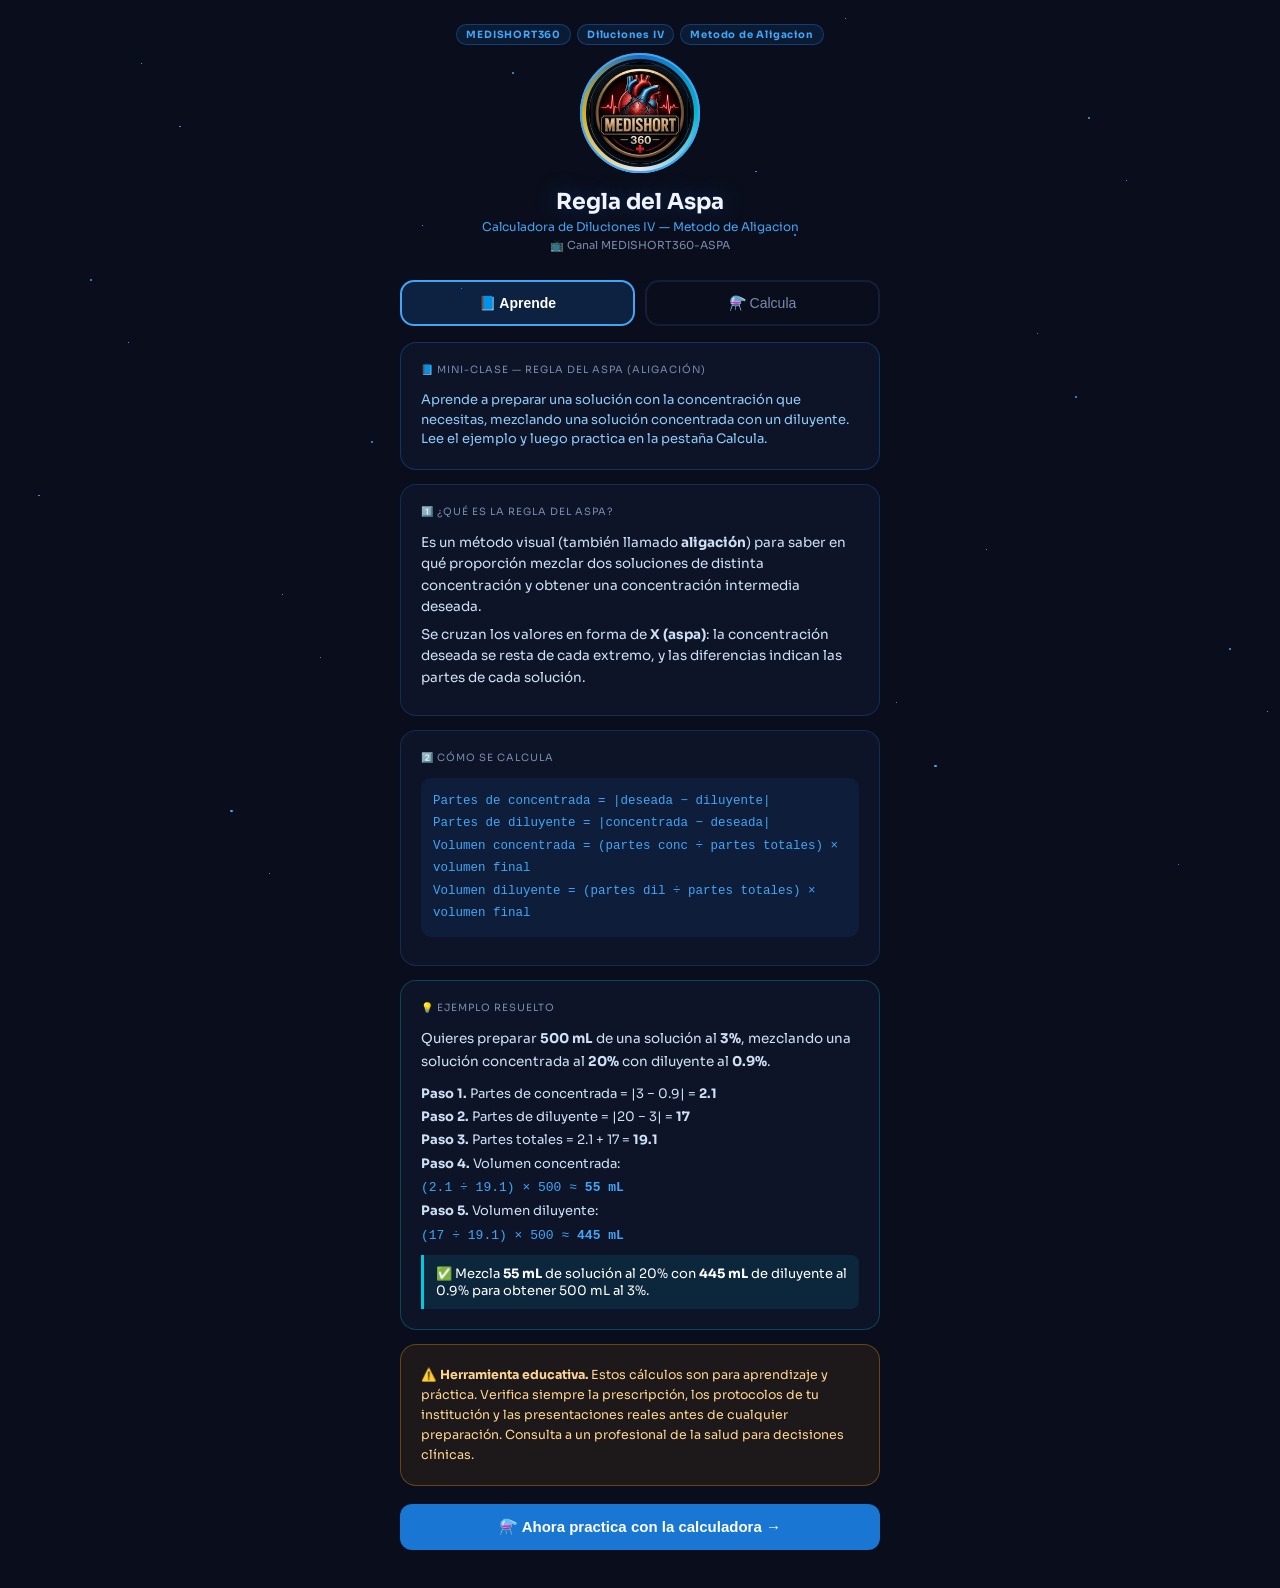
<file: aspa/index.html>
<!DOCTYPE html>
<html lang="es">
  <head>
    <meta charset="UTF-8" />
    <meta name="viewport" content="width=device-width, initial-scale=1.0" />
    <title>MEDISHORT360 - Regla del Aspa</title>
    <meta name="description" content="Calculadora de diluciones IV - Metodo de Aligacion." />
    <meta name="theme-color" content="#1976d2" />
    <meta name="mobile-web-app-capable" content="yes" />
    <meta name="apple-mobile-web-app-capable" content="yes" />
    <meta name="apple-mobile-web-app-status-bar-style" content="black-translucent" />
    <meta name="apple-mobile-web-app-title" content="ASPA 360" />
    <link rel="manifest" href="./manifest.json" />
    <link rel="icon" href="./icono-192.png" />
    <link rel="apple-touch-icon" href="./icono-192.png" />
    <link rel="stylesheet" href="./style.css" />
  </head>
  <body>
    <div id="particles"></div>
    <div id="root">
      <div class="app">
        <div id="z-header"></div>
        <div id="z-nav"></div>
        <div id="z-aprende"></div>
        <div id="z-form"></div>
        <div id="z-result"></div>
      </div>
    </div>
    <script src="./app.js"></script>
  </body>
</html>
</file>
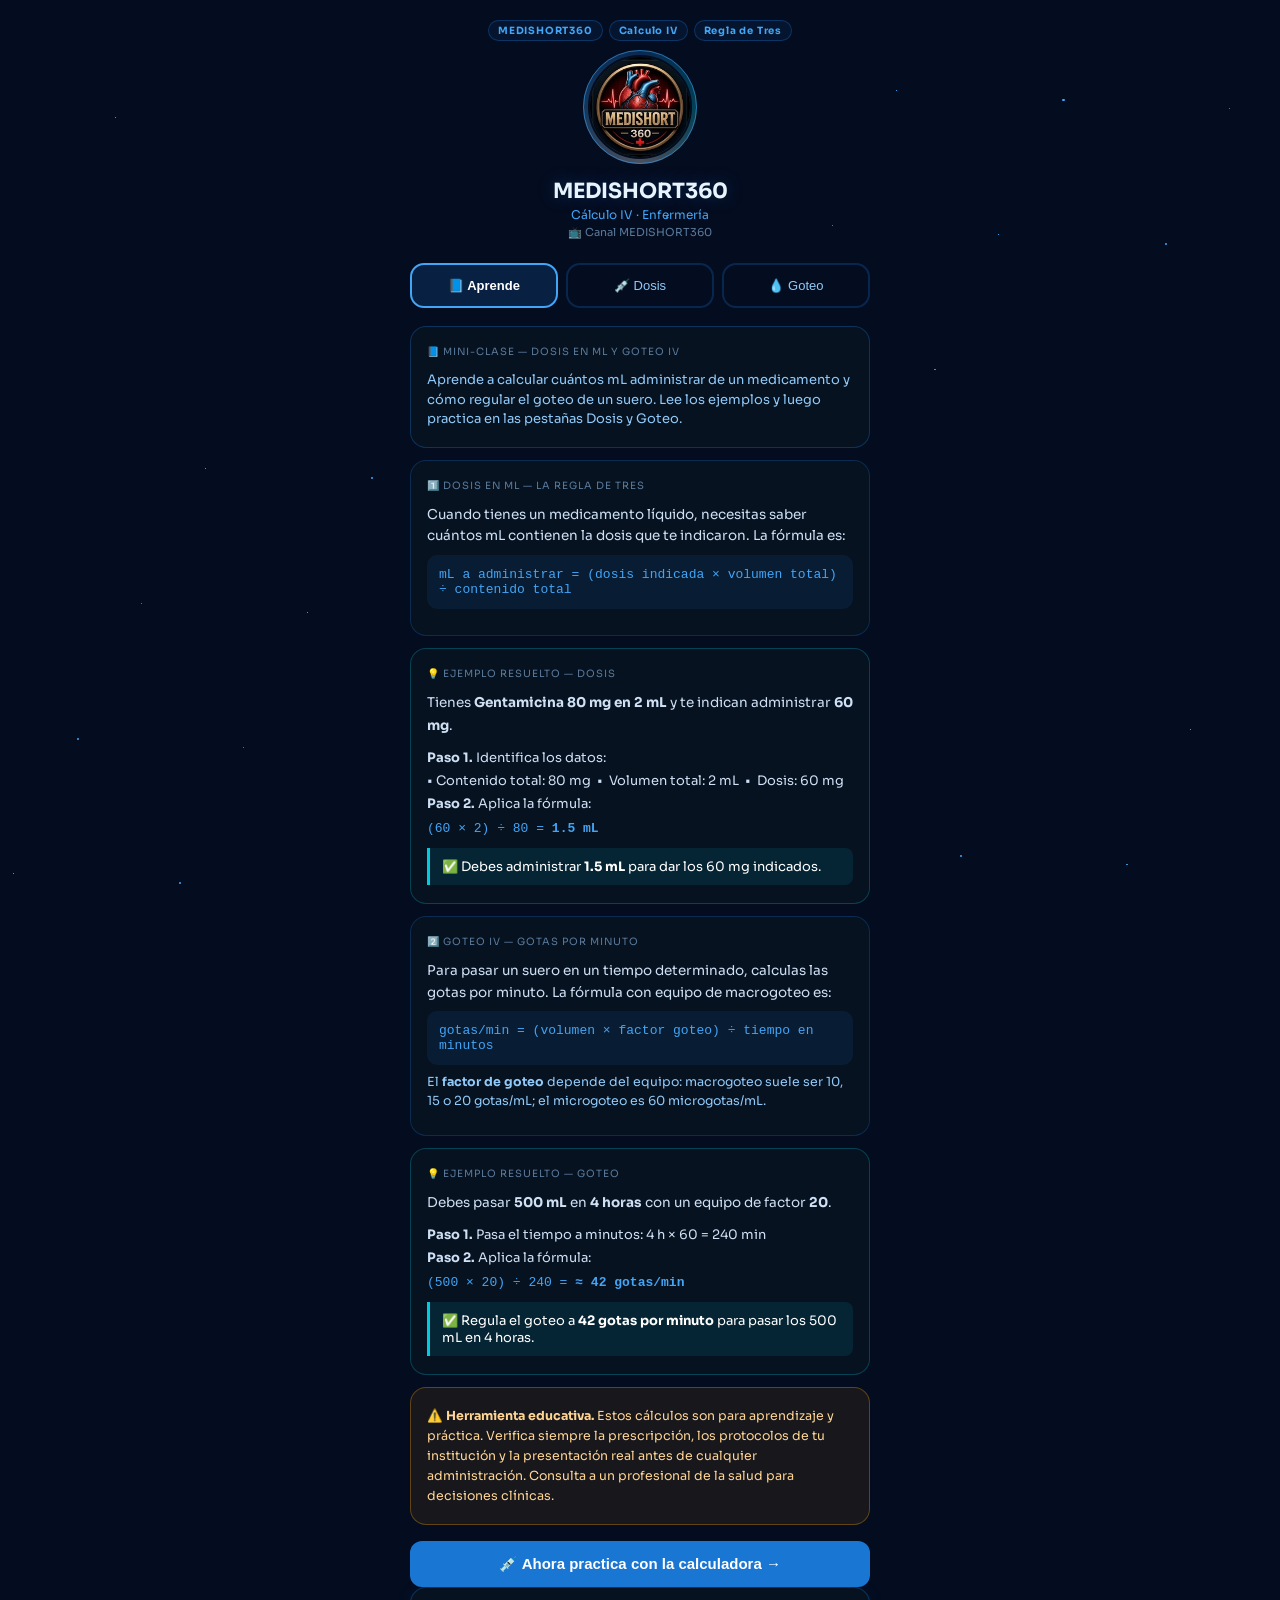
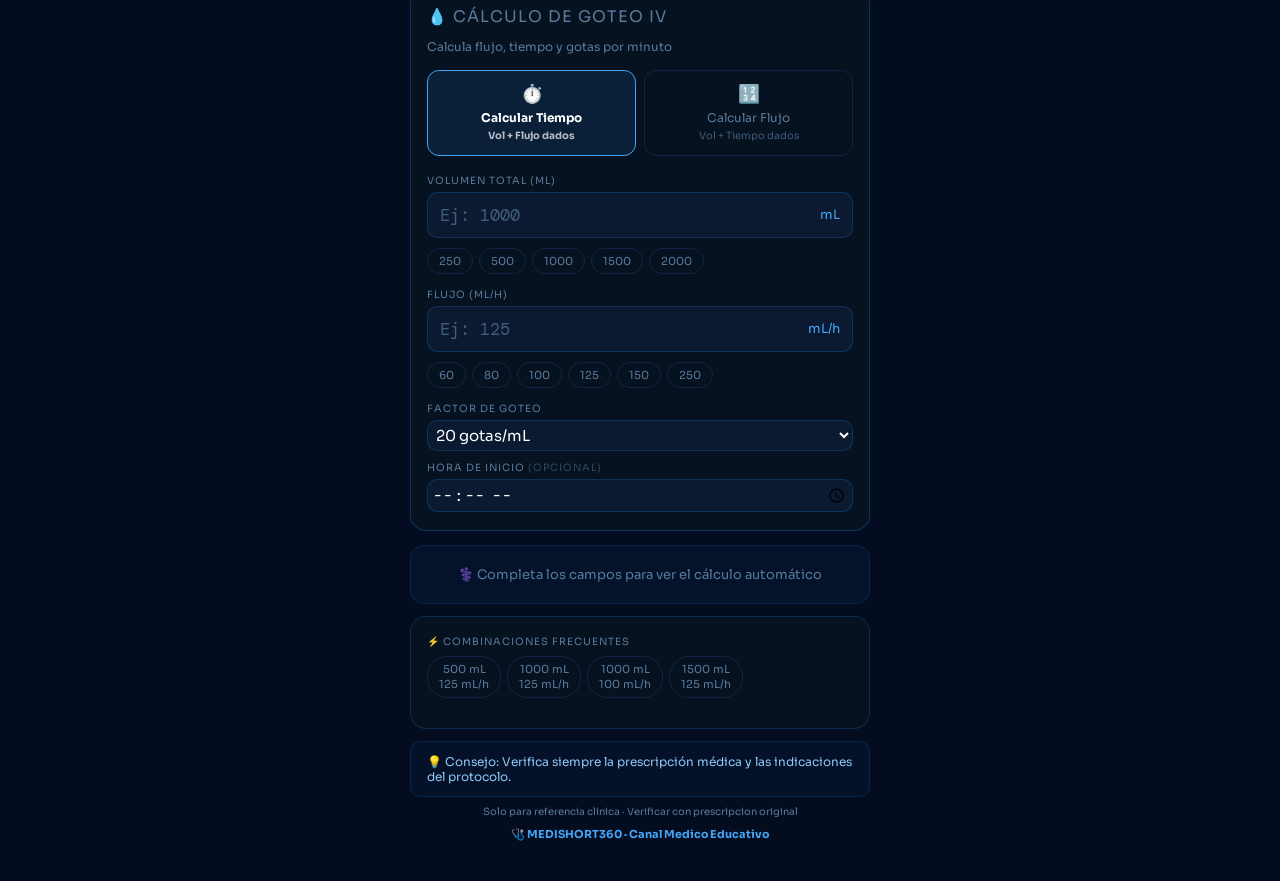
<file: dosisflujo/index.html>
<!DOCTYPE html>
<html lang="es">
  <head>
    <meta charset="UTF-8" />
    <meta name="viewport" content="width=device-width, initial-scale=1.0" />
    <title>MEDISHORT360 - Dosis en mL</title>
    <meta name="description" content="Calcula en mL la dosis a administrar. Canal MEDISHORT360." />
    <meta name="theme-color" content="#1976d2" />
    <meta name="mobile-web-app-capable" content="yes" />
    <meta name="apple-mobile-web-app-capable" content="yes" />
    <meta name="apple-mobile-web-app-status-bar-style" content="black-translucent" />
    <meta name="apple-mobile-web-app-title" content="Dosis 360" />
    <link rel="manifest" href="./manifest.json" />
    <link rel="icon" href="./icono-192.png" />
    <link rel="apple-touch-icon" href="./icono-192.png" />
    <link rel="stylesheet" href="./style.css" />
  </head>
  <body>
    <div id="particles"></div>
    <div id="root">
      <div class="app" id="app"></div>
    </div>
    <script src="./app.js"></script>
  </body>
</html>
</file>
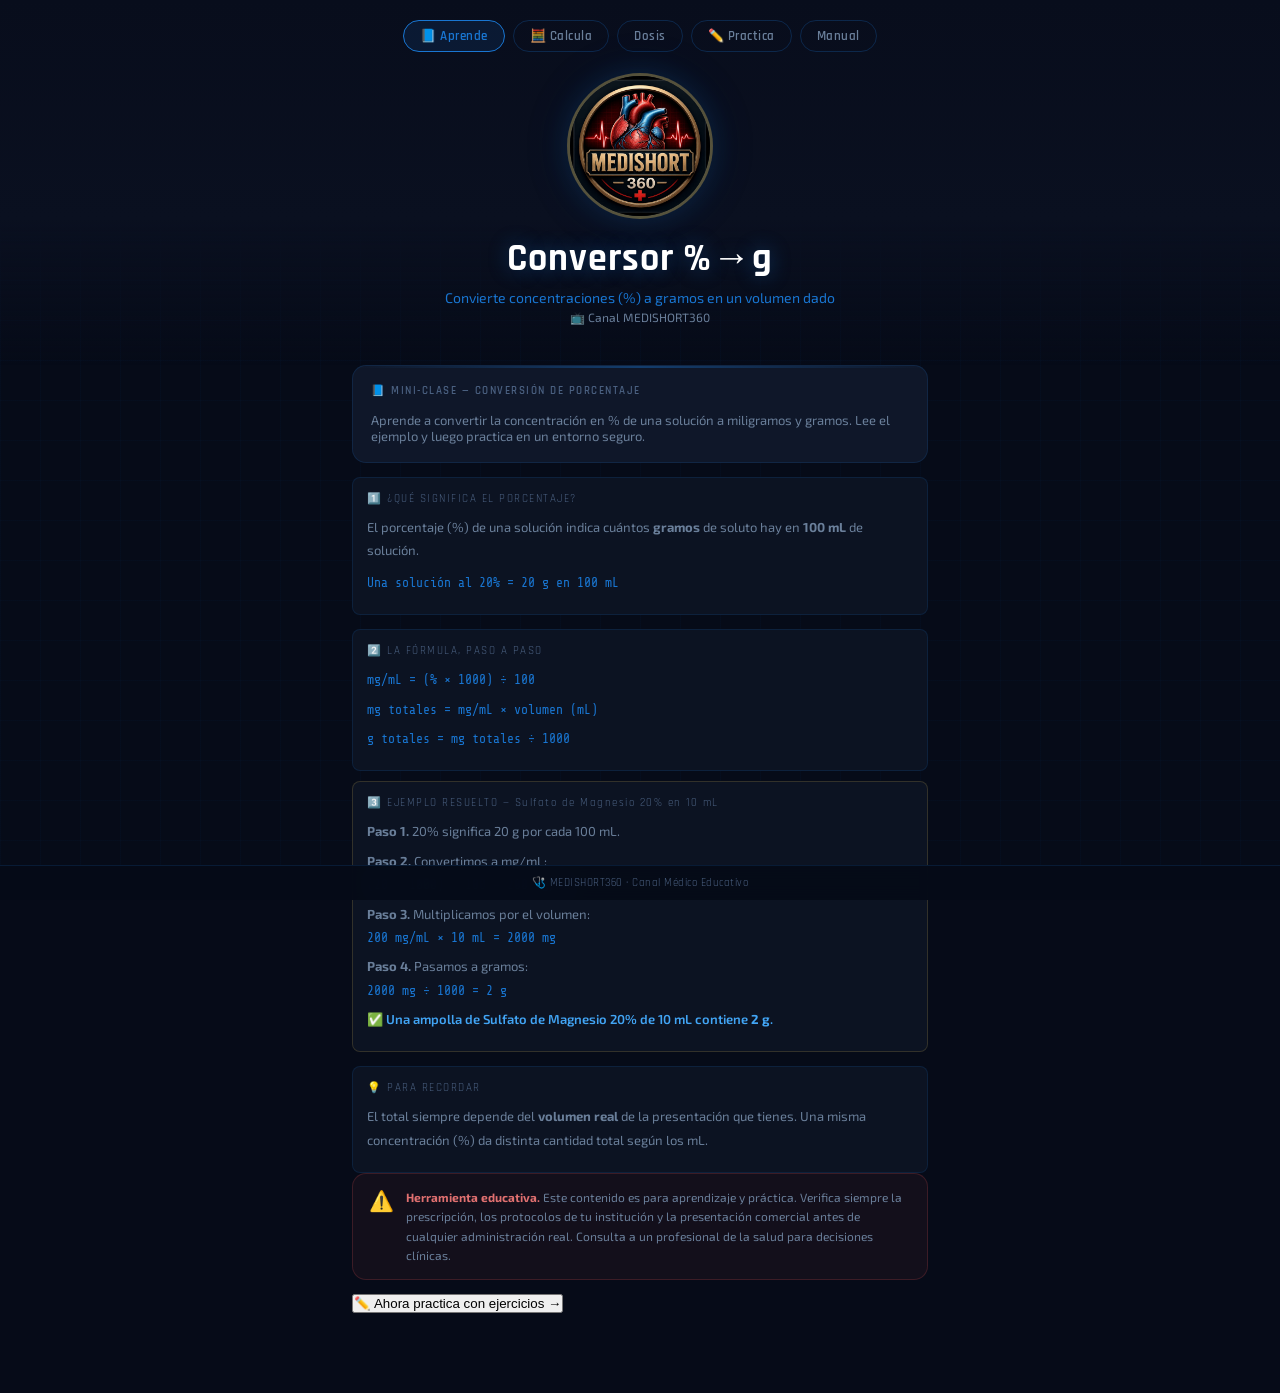
<file: porcentaje/index.html>
<!DOCTYPE html>
<html lang="es">
<head>
  <meta charset="UTF-8" />
  <meta name="viewport" content="width=device-width, initial-scale=1.0" />
  <meta name="theme-color" content="#0a0f1e" />
  <meta name="description" content="Conversor de concentraciones % a gramos - MediShort360" />
  <title>MediShort360 · Conversor %→g</title>
  <link rel="manifest" href="manifest.json" />
  <link rel="icon" href="icono-192.png" />
  <link rel="apple-touch-icon" href="icono-192.png" />
  <link rel="preconnect" href="https://fonts.googleapis.com" />
  <link rel="preconnect" href="https://fonts.gstatic.com" crossorigin />
  <link href="https://fonts.googleapis.com/css2?family=Rajdhani:wght@400;500;600;700&family=Exo+2:wght@300;400;500;600;700&family=Share+Tech+Mono&display=swap" rel="stylesheet" />
  <link rel="stylesheet" href="style.css" />

  <!-- ═══ ESTILOS DEL GATE DE ACTIVACIÓN ═══ -->
  <style>
    #activation-gate {
      display: none;
      position: fixed;
      inset: 0;
      z-index: 9999;
      background: linear-gradient(160deg, #0a0f1e 0%, #0d1530 60%, #0a1628 100%);
      flex-direction: column;
      align-items: center;
      justify-content: center;
      padding: 24px;
      animation: gateFadeIn 0.4s ease;
    }

    @keyframes gateFadeIn {
      from { opacity: 0; transform: scale(1.02); }
      to   { opacity: 1; transform: scale(1); }
    }

    @keyframes gateFadeOut {
      from { opacity: 1; transform: scale(1); }
      to   { opacity: 0; transform: scale(0.97); }
    }

    .gate-box {
      width: 100%;
      max-width: 380px;
      background: rgba(255,255,255,0.04);
      border: 1px solid rgba(0,229,255,0.18);
      border-radius: 20px;
      padding: 36px 28px 32px;
      text-align: center;
      box-shadow: 0 0 40px rgba(0,229,255,0.08), 0 8px 32px rgba(0,0,0,0.5);
    }

    .gate-logo {
      width: 72px;
      height: 72px;
      margin: 0 auto 16px;
      display: block;
      filter: drop-shadow(0 0 12px rgba(0,229,255,0.4));
    }

    .gate-title {
      font-family: 'Rajdhani', sans-serif;
      font-size: 1.5rem;
      font-weight: 700;
      color: #00e5ff;
      letter-spacing: 2px;
      margin: 0 0 4px;
      text-transform: uppercase;
    }

    .gate-subtitle {
      font-family: 'Exo 2', sans-serif;
      font-size: 0.82rem;
      color: rgba(255,255,255,0.45);
      margin: 0 0 28px;
      letter-spacing: 0.5px;
    }

    .gate-label {
      font-family: 'Exo 2', sans-serif;
      font-size: 0.7rem;
      font-weight: 600;
      color: rgba(255,255,255,0.5);
      letter-spacing: 1.5px;
      text-transform: uppercase;
      display: block;
      text-align: left;
      margin-bottom: 8px;
    }

    #gate-input {
      width: 100%;
      background: rgba(0,229,255,0.07);
      border: 1.5px solid rgba(0,229,255,0.35);
      border-radius: 10px;
      color: #00e5ff;
      font-family: 'Share Tech Mono', monospace;
      font-size: 1.25rem;
      letter-spacing: 4px;
      text-align: center;
      padding: 14px 16px;
      outline: none;
      box-sizing: border-box;
      transition: border-color 0.2s, box-shadow 0.2s;
    }

    #gate-input:focus {
      border-color: #00e5ff;
      box-shadow: 0 0 0 3px rgba(0,229,255,0.15);
    }

    #gate-input::placeholder {
      color: rgba(0,229,255,0.25);
      letter-spacing: 2px;
      font-size: 0.9rem;
    }

    @keyframes gateShake {
      0%,100% { transform: translateX(0); }
      20%     { transform: translateX(-6px); }
      40%     { transform: translateX(6px); }
      60%     { transform: translateX(-4px); }
      80%     { transform: translateX(4px); }
    }
    #gate-input.shake {
      animation: gateShake 0.4s ease;
      border-color: #ff4d6d;
      box-shadow: 0 0 0 3px rgba(255,77,109,0.15);
    }

    #gate-error {
      font-family: 'Exo 2', sans-serif;
      font-size: 0.78rem;
      color: #ff4d6d;
      margin: 8px 0 0;
      min-height: 18px;
      opacity: 0;
      transition: opacity 0.2s;
    }
    #gate-error.visible { opacity: 1; }

    #gate-btn {
      width: 100%;
      margin-top: 20px;
      padding: 14px;
      background: linear-gradient(135deg, #0077b6, #00e5ff);
      border: none;
      border-radius: 10px;
      color: #0a0f1e;
      font-family: 'Rajdhani', sans-serif;
      font-size: 1rem;
      font-weight: 700;
      letter-spacing: 2px;
      text-transform: uppercase;
      cursor: pointer;
      transition: opacity 0.2s, transform 0.1s;
    }
    #gate-btn:hover:not(:disabled) {
      opacity: 0.9;
      transform: translateY(-1px);
    }
    #gate-btn:active:not(:disabled) { transform: translateY(0); }
    #gate-btn:disabled {
      opacity: 0.6;
      cursor: not-allowed;
    }

    .gate-footer {
      margin-top: 20px;
      font-family: 'Exo 2', sans-serif;
      font-size: 0.72rem;
      color: rgba(255,255,255,0.25);
      line-height: 1.5;
    }

    /* ── NUEVOS ESTILOS: Calculadora de Dosis ── */
    .field-select {
      appearance: none;
      -webkit-appearance: none;
      background-image: url("data:image/svg+xml,%3Csvg xmlns='http://www.w3.org/2000/svg' width='12' height='8' viewBox='0 0 12 8'%3E%3Cpath d='M1 1l5 5 5-5' stroke='%2300e5ff' stroke-width='1.5' fill='none' stroke-linecap='round'/%3E%3C/svg%3E");
      background-repeat: no-repeat;
      background-position: right 14px center;
      padding-right: 36px;
      cursor: pointer;
    }
    .field-select option {
      background: #0d1530;
      color: #e0f7ff;
    }

    .dosis-big-val {
      font-family: 'Rajdhani', sans-serif;
      font-size: 2.4rem;
      font-weight: 700;
      color: #00e5ff;
      text-align: center;
      padding: 8px 0 4px;
      letter-spacing: 1px;
    }
    .dosis-big-val.warn { color: #ff4d6d; }

    .dosis-mini-label {
      font-family: 'Exo 2', sans-serif;
      font-size: 1rem;
      color: rgba(255,255,255,0.6);
      text-align: center;
    }

    .dosis-ampollas {
      font-family: 'Exo 2', sans-serif;
      font-size: 1.05rem;
      font-weight: 600;
      color: #a78bfa;
      text-align: center;
      padding: 4px 0 8px;
    }

    .aviso-warn {
      border-color: rgba(255,77,109,0.35) !important;
      background: rgba(255,77,109,0.07) !important;
    }
    .aviso-warn .aviso-icon { color: #ff4d6d; }

    .paso-warn {
      color: #ff4d6d !important;
      font-weight: 600;
    }

    /* Propofol card color */
    .quick-card.propofol .qc-conc { color: #a78bfa; }
    .quick-card.propofol { border-color: rgba(167,139,250,0.25); }
  </style>
</head>
<body>

  <!-- ══════════════ APP ══════════════ -->

  <!-- HEADER -->
  <header class="app-header">
    <div class="header-nav">
      <button class="nav-pill active" onclick="showSection('aprende')">📘 Aprende</button>
      <button class="nav-pill" onclick="showSection('calculadora')">🧮 Calcula</button>
      <button class="nav-pill" onclick="showSection('dosis'); initDosisSection()">Dosis</button>
      <button class="nav-pill" onclick="showSection('ejemplos')">✏️ Practica</button>
      <button class="nav-pill" onclick="showSection('manual')">Manual</button>
    </div>

    <div class="logo-wrap">
      <img src="icono-512.png" alt="MediShort360 Logo" class="logo-float" />
    </div>

    <h1 class="app-title">Conversor %→g</h1>
    <p class="app-subtitle">Convierte concentraciones (%) a gramos en un volumen dado</p>
    <p class="app-canal">📺 Canal MEDISHORT360</p>

  </header>

  <!-- ============ SECCIÓN CALCULADORA ============ -->
  <!-- ============ SECCIÓN APRENDE (mini-clase) ============ -->
  <main id="sec-aprende" class="section active">

    <div class="card">
      <div class="card-label">📘 MINI-CLASE — CONVERSIÓN DE PORCENTAJE</div>
      <p class="card-desc">Aprende a convertir la concentración en % de una solución a miligramos y gramos. Lee el ejemplo y luego practica en un entorno seguro.</p>
    </div>

    <div class="formula-box">
      <div class="formula-title">1️⃣ ¿QUÉ SIGNIFICA EL PORCENTAJE?</div>
      <div class="formula-line">El porcentaje (%) de una solución indica cuántos <strong>gramos</strong> de soluto hay en <strong>100 mL</strong> de solución.</div>
      <div class="formula-line" style="margin-top:8px"><span class="mono">Una solución al 20% = 20 g en 100 mL</span></div>
    </div>

    <div class="formula-box">
      <div class="formula-title">2️⃣ LA FÓRMULA, PASO A PASO</div>
      <div class="formula-line"><span class="mono">mg/mL = (% × 1000) ÷ 100</span></div>
      <div class="formula-line"><span class="mono">mg totales = mg/mL × volumen (mL)</span></div>
      <div class="formula-line"><span class="mono">g totales = mg totales ÷ 1000</span></div>
    </div>

    <div class="formula-box ejemplo-box">
      <div class="formula-title">3️⃣ EJEMPLO RESUELTO — Sulfato de Magnesio 20% en 10 mL</div>
      <div class="formula-line"><strong>Paso 1.</strong> 20% significa 20 g por cada 100 mL.</div>
      <div class="formula-line"><strong>Paso 2.</strong> Convertimos a mg/mL:<br/><span class="mono">(20 × 1000) ÷ 100 = <span class="cyan">200 mg/mL</span></span></div>
      <div class="formula-line"><strong>Paso 3.</strong> Multiplicamos por el volumen:<br/><span class="mono">200 mg/mL × 10 mL = <span class="cyan">2000 mg</span></span></div>
      <div class="formula-line"><strong>Paso 4.</strong> Pasamos a gramos:<br/><span class="mono">2000 mg ÷ 1000 = <span class="cyan">2 g</span></span></div>
      <div class="formula-line res-line">✅ Una ampolla de Sulfato de Magnesio 20% de 10 mL contiene <strong>2 g</strong>.</div>
    </div>

    <div class="formula-box">
      <div class="formula-title">💡 PARA RECORDAR</div>
      <div class="formula-line">El total siempre depende del <strong>volumen real</strong> de la presentación que tienes. Una misma concentración (%) da distinta cantidad total según los mL.</div>
    </div>

    <div class="aviso-card">
      <div class="aviso-icon">⚠️</div>
      <div class="aviso-text">
        <strong>Herramienta educativa.</strong> Este contenido es para aprendizaje y práctica. Verifica siempre la prescripción, los protocolos de tu institución y la presentación comercial antes de cualquier administración real. Consulta a un profesional de la salud para decisiones clínicas.
      </div>
    </div>

    <button class="btn-calc" onclick="showSection('ejemplos')" style="margin-top:4px">✏️ Ahora practica con ejercicios →</button>

  </main>

  <main id="sec-calculadora" class="section hidden">

    <div class="card">
      <div class="card-label">⚡ ACCESO RÁPIDO — MEDICAMENTOS FRECUENTES</div>
      <div class="quick-grid">
        <button class="quick-card" onclick="cargarMed('Sulfato de Magnesio', 20, 10)">
          <span class="qc-name">Sulfato de Magnesio</span>
          <span class="qc-conc">20%</span>
          <span class="qc-vol">10 mL</span>
        </button>
        <button class="quick-card" onclick="cargarMed('Gluconato de Calcio', 10, 10)">
          <span class="qc-name">Gluconato de Calcio</span>
          <span class="qc-conc">10%</span>
          <span class="qc-vol">10 mL</span>
        </button>
        <button class="quick-card" onclick="cargarMed('Bicarbonato de Sodio', 8.4, 10)">
          <span class="qc-name">Bicarbonato de Sodio</span>
          <span class="qc-conc">8.4%</span>
          <span class="qc-vol">10 mL</span>
        </button>
        <button class="quick-card" onclick="cargarMed('Cloruro de Sodio', 20, 10)">
          <span class="qc-name">Cloruro de Sodio</span>
          <span class="qc-conc">20%</span>
          <span class="qc-vol">10 mL</span>
        </button>
        <button class="quick-card" onclick="cargarMed('Cloruro de Potasio', 20, 10)">
          <span class="qc-name">Cloruro de Potasio</span>
          <span class="qc-conc">20%</span>
          <span class="qc-vol">10 mL</span>
        </button>
        <button class="quick-card" onclick="cargarMed('Cloruro de Sodio 0.9%', 0.9, 1000)">
          <span class="qc-name">Cloruro de Sodio</span>
          <span class="qc-conc">0.9%</span>
          <span class="qc-vol">1000 mL</span>
        </button>
        <button class="quick-card" onclick="cargarMed('Dextrosa', 5, 1000)">
          <span class="qc-name">Dextrosa</span>
          <span class="qc-conc">5%</span>
          <span class="qc-vol">1000 mL</span>
        </button>
        <button class="quick-card" onclick="cargarMed('Dextrosa', 10, 1000)">
          <span class="qc-name">Dextrosa</span>
          <span class="qc-conc">10%</span>
          <span class="qc-vol">1000 mL</span>
        </button>
        <button class="quick-card" onclick="cargarMed('Dextrosa', 50, 500)">
          <span class="qc-name">Dextrosa</span>
          <span class="qc-conc">50%</span>
          <span class="qc-vol">500 mL</span>
        </button>
        <button class="quick-card epinefrina" onclick="cargarMed('Epinefrina Racémica', 2.25, 0.5)">
          <span class="qc-name">Epinefrina Racémica</span>
          <span class="qc-conc">2.25%</span>
          <span class="qc-vol">0.5 mL</span>
        </button>
        <button class="quick-card propofol" onclick="cargarMed('Propofol 1%', 1, 20)">
          <span class="qc-name">Propofol</span>
          <span class="qc-conc">1%</span>
          <span class="qc-vol">20 mL</span>
        </button>
        <button class="quick-card propofol" onclick="cargarMed('Propofol 2%', 2, 20)">
          <span class="qc-name">Propofol</span>
          <span class="qc-conc">2%</span>
          <span class="qc-vol">20 mL</span>
        </button>
      </div>
    </div>

    <!-- ENTRADA MANUAL -->
    <div class="card">
      <div class="card-label">📋 INGRESAR MEDICAMENTO</div>

      <div class="field-group">
        <label class="field-label">NOMBRE DEL MEDICAMENTO (OPCIONAL)</label>
        <input type="text" id="inputNombre" class="field-input" placeholder="Ej: Gluconato de Calcio, Dextrosa..." />
      </div>

      <div class="field-row">
        <div class="field-group half">
          <label class="field-label">CONCENTRACIÓN (%)</label>
          <div class="input-with-unit">
            <input type="number" id="inputConc" class="field-input" placeholder="Ej: 10" step="any" min="0" max="100" />
            <span class="unit-badge">%</span>
          </div>
        </div>
        <div class="field-group half">
          <label class="field-label">VOLUMEN (mL)</label>
          <div class="input-with-unit">
            <input type="number" id="inputVol" class="field-input" placeholder="Ej: 10" step="any" min="0" />
            <span class="unit-badge">mL</span>
          </div>
        </div>
      </div>

      <button class="btn-calcular" onclick="calcular()">
        ⚗️ CALCULAR
      </button>
    </div>

    <!-- RESULTADO -->
    <div id="resultado" class="card resultado-card hidden">
      <div class="res-header">
        <span class="res-med-name" id="resNombre">—</span>
        <span class="res-badge" id="resConc">—%</span>
        <span class="res-badge cyan" id="resVol">— mL</span>
      </div>

      <div class="paso-card">
        <div class="paso-title">📐 CONVERSIÓN PASO A PASO</div>
        <div class="paso-body" id="pasoAPaso"></div>
      </div>

      <div class="res-final">
        <div class="res-label">RESULTADO FINAL</div>
        <div class="res-big" id="resBig">—</div>
        <div class="res-grid">
          <div class="res-item">
            <span class="ri-label">mg/mL</span>
            <span class="ri-val" id="resMgMl">—</span>
          </div>
          <div class="res-item">
            <span class="ri-label">mg totales</span>
            <span class="ri-val" id="resMgTotal">—</span>
          </div>
          <div class="res-item">
            <span class="ri-label">g totales</span>
            <span class="ri-val" id="resGTotal">—</span>
          </div>
        </div>
      </div>

      <div class="barra-wrap">
        <div class="barra-track">
          <div class="barra-fill" id="barraFill"></div>
        </div>
        <div class="barra-labels">
          <span>0%</span>
          <span id="barraLabel">—</span>
          <span>100%</span>
        </div>
      </div>
    </div>

    <div class="aviso-card">
      <div class="aviso-icon">⚠️</div>
      <div class="aviso-text">
        <strong>Herramienta educativa.</strong> Siempre verificar la prescripción médica, protocolos institucionales y presentación comercial antes de administrar medicamentos.
      </div>
    </div>

    <div class="nota-final">
      <strong>Importante:</strong> el contenido total depende de los mL de la presentación.
    </div>

  </main>

  <!-- ============ SECCIÓN DOSIS ============ -->
  <main id="sec-dosis" class="section hidden">

    <div class="card">
      <div class="card-label">💉 ¿CUÁNTO ADMINISTRAR?</div>
      <p class="card-desc">Selecciona el medicamento, elige la presentación disponible, ingresa la dosis ordenada y obtén los mL y ampollas necesarias.</p>

      <div class="field-group">
        <label class="field-label">MEDICAMENTO</label>
        <select id="dosisSelectMed" class="field-input field-select" onchange="onDosisSelectChange()">
          <!-- llenado por JS -->
        </select>
      </div>

      <!-- Presentación (selector) -->
      <div id="dosisPresRow" class="field-group hidden">
        <label class="field-label">PRESENTACIÓN DISPONIBLE</label>
        <select id="dosisSelectPres" class="field-input field-select">
          <!-- llenado por JS -->
        </select>
      </div>

      <!-- Manual -->
      <div id="dosisManualRow" class="field-row hidden">
        <div class="field-group half">
          <label class="field-label">CONCENTRACIÓN (%)</label>
          <div class="input-with-unit">
            <input type="number" id="dosisManualConc" class="field-input" placeholder="Ej: 1" step="any" min="0" max="100" />
            <span class="unit-badge">%</span>
          </div>
        </div>
        <div class="field-group half">
          <label class="field-label">VOL. AMPOLLA (mL)</label>
          <div class="input-with-unit">
            <input type="number" id="dosisManualVol" class="field-input" placeholder="Ej: 20" step="any" min="0" />
            <span class="unit-badge">mL</span>
          </div>
        </div>
      </div>

      <!-- Dosis ordenada -->
      <div class="field-group">
        <label class="field-label">DOSIS ORDENADA</label>
        <div class="input-with-unit">
          <input type="number" id="dosisInputDosis" class="field-input" placeholder="Ej: 50" step="any" min="0" />
          <span class="unit-badge" id="dosisUnidadLabel">mg</span>
        </div>
        <input type="hidden" id="dosisInputUnidad" value="mg" />
      </div>

      <button class="btn-calcular" onclick="calcularDosis()">
        💉 CALCULAR DOSIS
      </button>
    </div>

    <!-- RESULTADO DOSIS -->
    <div id="dosisResultado" class="card resultado-card hidden">

      <div class="res-header">
        <span class="res-med-name" id="dosisResMed">—</span>
        <span class="res-badge" id="dosisResConc">—</span>
      </div>

      <div class="paso-card">
        <div class="paso-title">📐 CÁLCULO PASO A PASO</div>
        <div class="paso-body" id="dosisPasoAPaso"></div>
      </div>

      <div class="res-final">
        <div class="res-label">DOSIS ORDENADA</div>
        <div class="dosis-mini-label" id="dosisResDosis">—</div>
        <div class="res-label" style="margin-top:12px">ADMINISTRAR</div>
        <div class="dosis-big-val" id="dosisResMl">— mL</div>
        <div class="dosis-ampollas" id="dosisResAmpollas">—</div>
      </div>

      <div id="dosisAvisoExcede" class="aviso-card aviso-warn hidden">
        <div class="aviso-icon">⚠️</div>
        <div class="aviso-text">
          <strong>La dosis requiere más de una ampolla.</strong> Verifica la prescripción y la presentación disponible.
        </div>
      </div>

    </div>

    <div class="aviso-card">
      <div class="aviso-icon">⚠️</div>
      <div class="aviso-text">
        <strong>Herramienta educativa.</strong> Siempre verificar la prescripción médica y protocolos institucionales antes de administrar.
      </div>
    </div>

    <div class="nota-final">
      <strong>Importante:</strong> el contenido total depende de los mL de la presentación.
    </div>

  </main>

  <!-- ============ SECCIÓN EJEMPLOS ============ -->
  <main id="sec-ejemplos" class="section hidden">
    <div class="card">
      <div class="card-label">📚 EJEMPLOS PRECARGADOS</div>
      <p class="card-desc">Toca cualquier ejemplo para verlo calculado paso a paso.</p>
    </div>

    <div id="ejemplosGrid" class="ejemplos-lista"></div>

    <div class="aviso-card">
      <div class="aviso-icon">⚠️</div>
      <div class="aviso-text">
        <strong>Herramienta educativa.</strong> Siempre verificar la prescripción médica, protocolos institucionales y presentación comercial antes de administrar medicamentos.
      </div>
    </div>
    <div class="nota-final">
      <strong>Importante:</strong> el contenido total depende de los mL de la presentación.
    </div>
  </main>

  <!-- ============ SECCIÓN MANUAL ============ -->
  <main id="sec-manual" class="section hidden">
    <div class="card">
      <div class="card-label">📖 ¿CÓMO USAR ESTA APP?</div>

      <div class="manual-step">
        <div class="ms-num">1</div>
        <div class="ms-body">
          <strong>Selecciona un medicamento rápido</strong> tocando una de las tarjetas de acceso rápido, o ingresa los datos manualmente.
        </div>
      </div>
      <div class="manual-step">
        <div class="ms-num">2</div>
        <div class="ms-body">
          <strong>Ingresa la concentración en %</strong> y el volumen en mL de la presentación que tienes disponible.
        </div>
      </div>
      <div class="manual-step">
        <div class="ms-num">3</div>
        <div class="ms-body">
          <strong>Presiona CALCULAR</strong> para obtener el desgreso completo con el procedimiento paso a paso.
        </div>
      </div>

      <div class="formula-box">
        <div class="formula-title">🔢 FÓRMULA BASE</div>
        <div class="formula-line"><span class="mono">X% = X g / 100 mL</span></div>
        <div class="formula-line"><span class="mono">mg/mL = (% × 1000) ÷ 100</span></div>
        <div class="formula-line"><span class="mono">mg totales = mg/mL × Vol(mL)</span></div>
        <div class="formula-line"><span class="mono">g totales = mg totales ÷ 1000</span></div>
      </div>

      <div class="formula-box ejemplo-box">
        <div class="formula-title">💡 EJEMPLO — Gluconato de Calcio 10% / 10 mL</div>
        <div class="formula-line">10% = 10 g en 100 mL</div>
        <div class="formula-line">10 g ÷ 100 mL = <span class="cyan">100 mg/mL</span></div>
        <div class="formula-line">100 mg/mL × 10 mL = <span class="cyan">1000 mg</span></div>
        <div class="formula-line res-line">✅ Contiene <strong>1 g</strong> en 10 mL</div>
      </div>
    </div>

    <div class="card">
      <div class="card-label">ℹ️ ACERCA DE</div>
      <p class="about-text">
        <strong>MediShort360 · Conversor %→g</strong><br/>
        Herramienta educativa para estudiantes y profesionales de enfermería.<br/><br/>
        Diseñada para aprender a interpretar presentaciones farmacológicas expresadas en porcentaje.
      </p>
      <p class="about-canal">📺 <strong>Canal MEDISHORT360</strong> · Canal Médico Educativo</p>
    </div>

    <div class="aviso-card">
      <div class="aviso-icon">⚠️</div>
      <div class="aviso-text">
        <strong>Herramienta educativa.</strong> Siempre verificar la prescripción médica, protocolos institucionales y presentación comercial antes de administrar medicamentos.
      </div>
    </div>
    <div class="nota-final">
      <strong>Importante:</strong> el contenido total depende de los mL de la presentación.
    </div>
  </main>

  <!-- FOOTER -->
  <footer class="app-footer">
    <span>🩺 MEDISHORT360 · Canal Médico Educativo</span>
  </footer>

  <!-- Scripts -->
  <script src="app.js"></script>

</body>
</html>
</file>
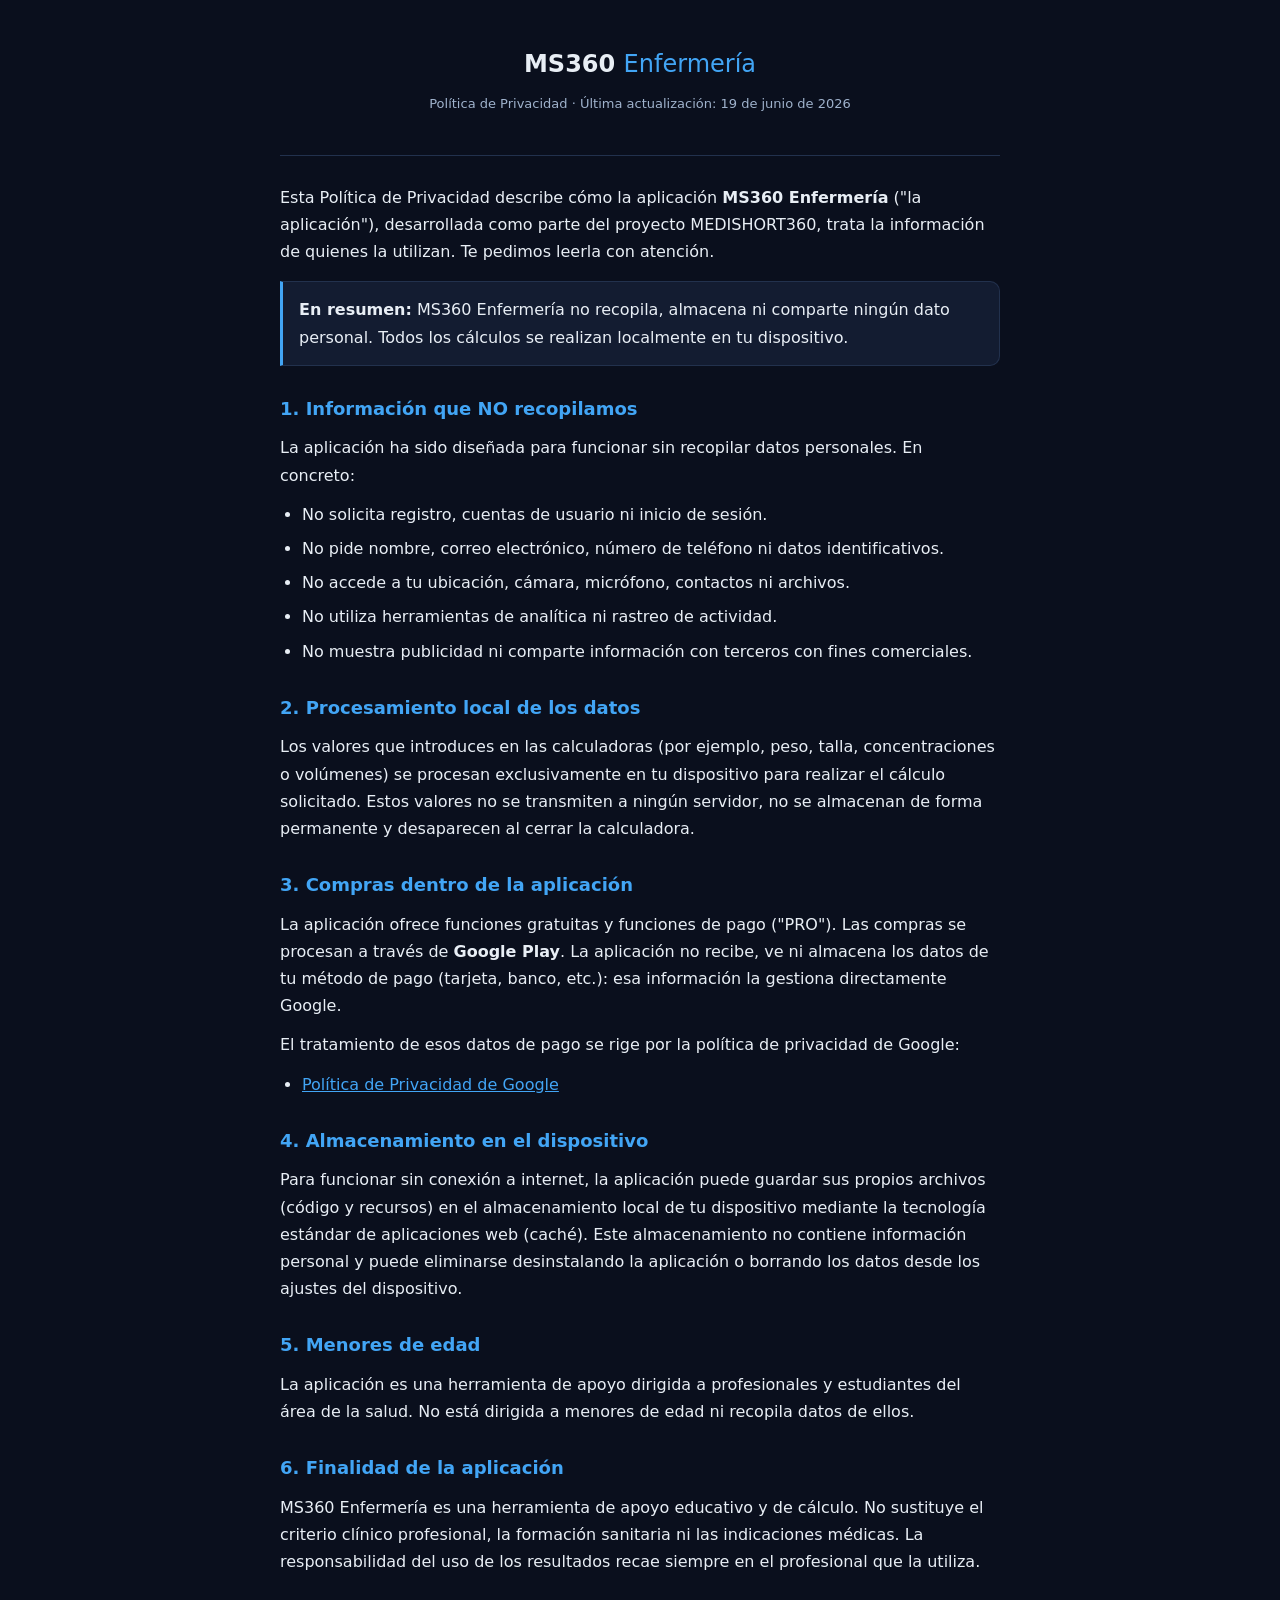
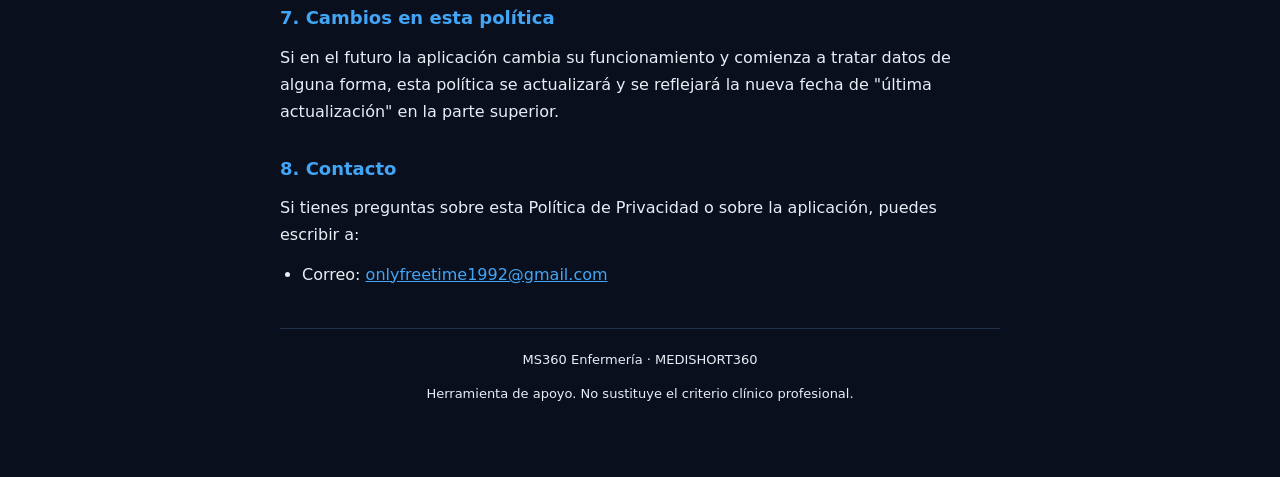
<file: privacidad/index.html>
<!DOCTYPE html>
<html lang="es">
<head>
  <meta charset="UTF-8" />
  <meta name="viewport" content="width=device-width, initial-scale=1.0" />
  <title>Política de Privacidad — MS360 Enfermería</title>
  <style>
    :root {
      --bg: #0a0f1d;
      --card: #131c31;
      --blue: #42a5f5;
      --text: #e8eef5;
      --muted: #9fb2cc;
      --border: #22314d;
    }
    * { margin: 0; padding: 0; box-sizing: border-box; }
    body {
      background: var(--bg);
      color: var(--text);
      font-family: 'Segoe UI', system-ui, -apple-system, sans-serif;
      line-height: 1.7;
      padding: 24px 16px 60px;
    }
    .wrap { max-width: 720px; margin: 0 auto; }
    header {
      text-align: center;
      padding: 20px 0 28px;
      border-bottom: 1px solid var(--border);
      margin-bottom: 28px;
    }
    h1 { font-size: 24px; font-weight: 700; margin-bottom: 8px; }
    h1 span { color: var(--blue); font-weight: 400; }
    .updated { font-size: 13px; color: var(--muted); }
    h2 {
      font-size: 18px;
      color: var(--blue);
      margin: 28px 0 10px;
      font-weight: 600;
    }
    p { margin-bottom: 12px; color: var(--text); }
    ul { margin: 0 0 12px 22px; }
    li { margin-bottom: 7px; }
    a { color: var(--blue); }
    .box {
      background: var(--card);
      border: 1px solid var(--border);
      border-left: 3px solid var(--blue);
      border-radius: 0 10px 10px 0;
      padding: 14px 16px;
      margin: 16px 0;
    }
    footer {
      margin-top: 40px;
      padding-top: 20px;
      border-top: 1px solid var(--border);
      font-size: 13px;
      color: var(--muted);
      text-align: center;
    }
  </style>
</head>
<body>
  <div class="wrap">

    <header>
      <h1>MS360 <span>Enfermería</span></h1>
      <p class="updated">Política de Privacidad · Última actualización: 19 de junio de 2026</p>
    </header>

    <p>Esta Política de Privacidad describe cómo la aplicación <strong>MS360 Enfermería</strong> ("la aplicación"), desarrollada como parte del proyecto MEDISHORT360, trata la información de quienes la utilizan. Te pedimos leerla con atención.</p>

    <div class="box">
      <p style="margin:0"><strong>En resumen:</strong> MS360 Enfermería no recopila, almacena ni comparte ningún dato personal. Todos los cálculos se realizan localmente en tu dispositivo.</p>
    </div>

    <h2>1. Información que NO recopilamos</h2>
    <p>La aplicación ha sido diseñada para funcionar sin recopilar datos personales. En concreto:</p>
    <ul>
      <li>No solicita registro, cuentas de usuario ni inicio de sesión.</li>
      <li>No pide nombre, correo electrónico, número de teléfono ni datos identificativos.</li>
      <li>No accede a tu ubicación, cámara, micrófono, contactos ni archivos.</li>
      <li>No utiliza herramientas de analítica ni rastreo de actividad.</li>
      <li>No muestra publicidad ni comparte información con terceros con fines comerciales.</li>
    </ul>

    <h2>2. Procesamiento local de los datos</h2>
    <p>Los valores que introduces en las calculadoras (por ejemplo, peso, talla, concentraciones o volúmenes) se procesan exclusivamente en tu dispositivo para realizar el cálculo solicitado. Estos valores no se transmiten a ningún servidor, no se almacenan de forma permanente y desaparecen al cerrar la calculadora.</p>

    <h2>3. Compras dentro de la aplicación</h2>
    <p>La aplicación ofrece funciones gratuitas y funciones de pago ("PRO"). Las compras se procesan a través de <strong>Google Play</strong>. La aplicación no recibe, ve ni almacena los datos de tu método de pago (tarjeta, banco, etc.): esa información la gestiona directamente Google.</p>
    <p>El tratamiento de esos datos de pago se rige por la política de privacidad de Google:</p>
    <ul>
      <li><a href="https://policies.google.com/privacy" target="_blank" rel="noopener">Política de Privacidad de Google</a></li>
    </ul>

    <h2>4. Almacenamiento en el dispositivo</h2>
    <p>Para funcionar sin conexión a internet, la aplicación puede guardar sus propios archivos (código y recursos) en el almacenamiento local de tu dispositivo mediante la tecnología estándar de aplicaciones web (caché). Este almacenamiento no contiene información personal y puede eliminarse desinstalando la aplicación o borrando los datos desde los ajustes del dispositivo.</p>

    <h2>5. Menores de edad</h2>
    <p>La aplicación es una herramienta de apoyo dirigida a profesionales y estudiantes del área de la salud. No está dirigida a menores de edad ni recopila datos de ellos.</p>

    <h2>6. Finalidad de la aplicación</h2>
    <p>MS360 Enfermería es una herramienta de apoyo educativo y de cálculo. No sustituye el criterio clínico profesional, la formación sanitaria ni las indicaciones médicas. La responsabilidad del uso de los resultados recae siempre en el profesional que la utiliza.</p>

    <h2>7. Cambios en esta política</h2>
    <p>Si en el futuro la aplicación cambia su funcionamiento y comienza a tratar datos de alguna forma, esta política se actualizará y se reflejará la nueva fecha de "última actualización" en la parte superior.</p>

    <h2>8. Contacto</h2>
    <p>Si tienes preguntas sobre esta Política de Privacidad o sobre la aplicación, puedes escribir a:</p>
    <ul>
      <li>Correo: <a href="mailto:onlyfreetime1992@gmail.com">onlyfreetime1992@gmail.com</a></li>
    </ul>

    <footer>
      <p>MS360 Enfermería · MEDISHORT360</p>
      <p>Herramienta de apoyo. No sustituye el criterio clínico profesional.</p>
    </footer>

  </div>
</body>
</html>
</file>
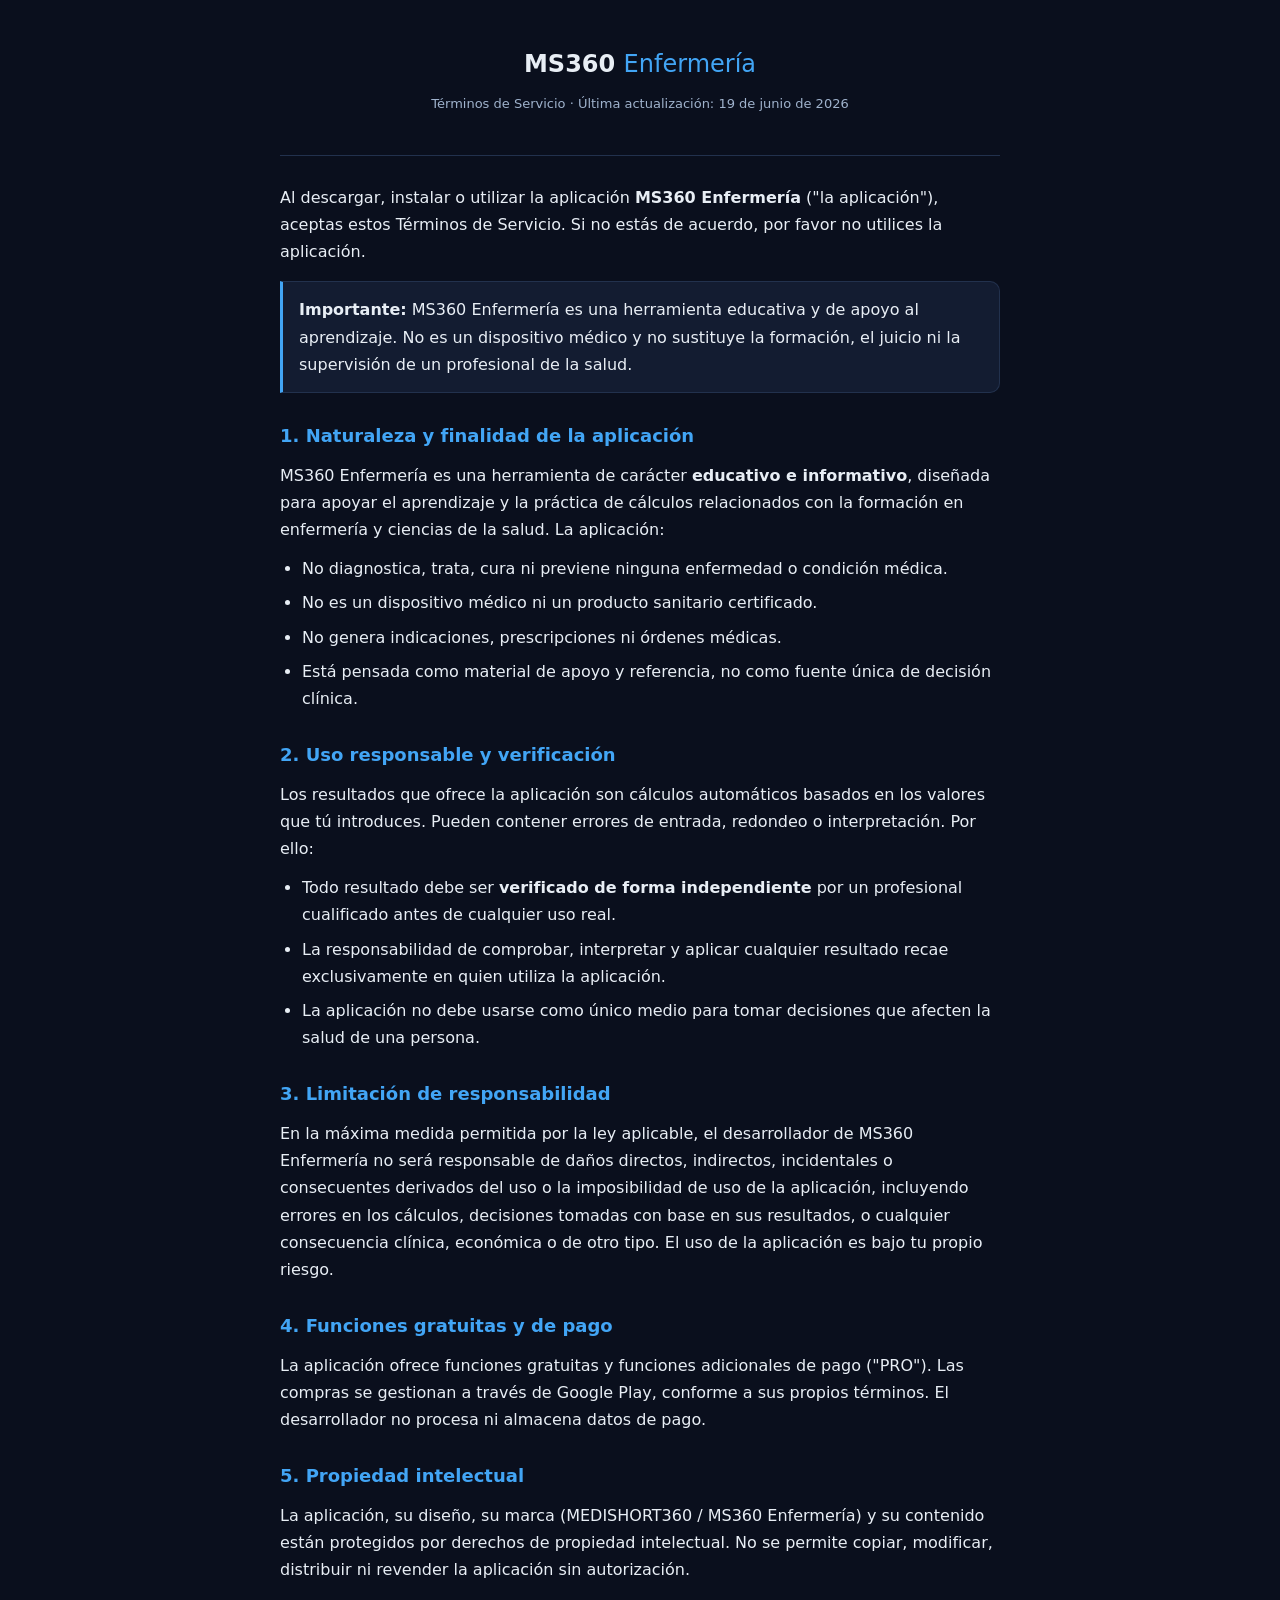
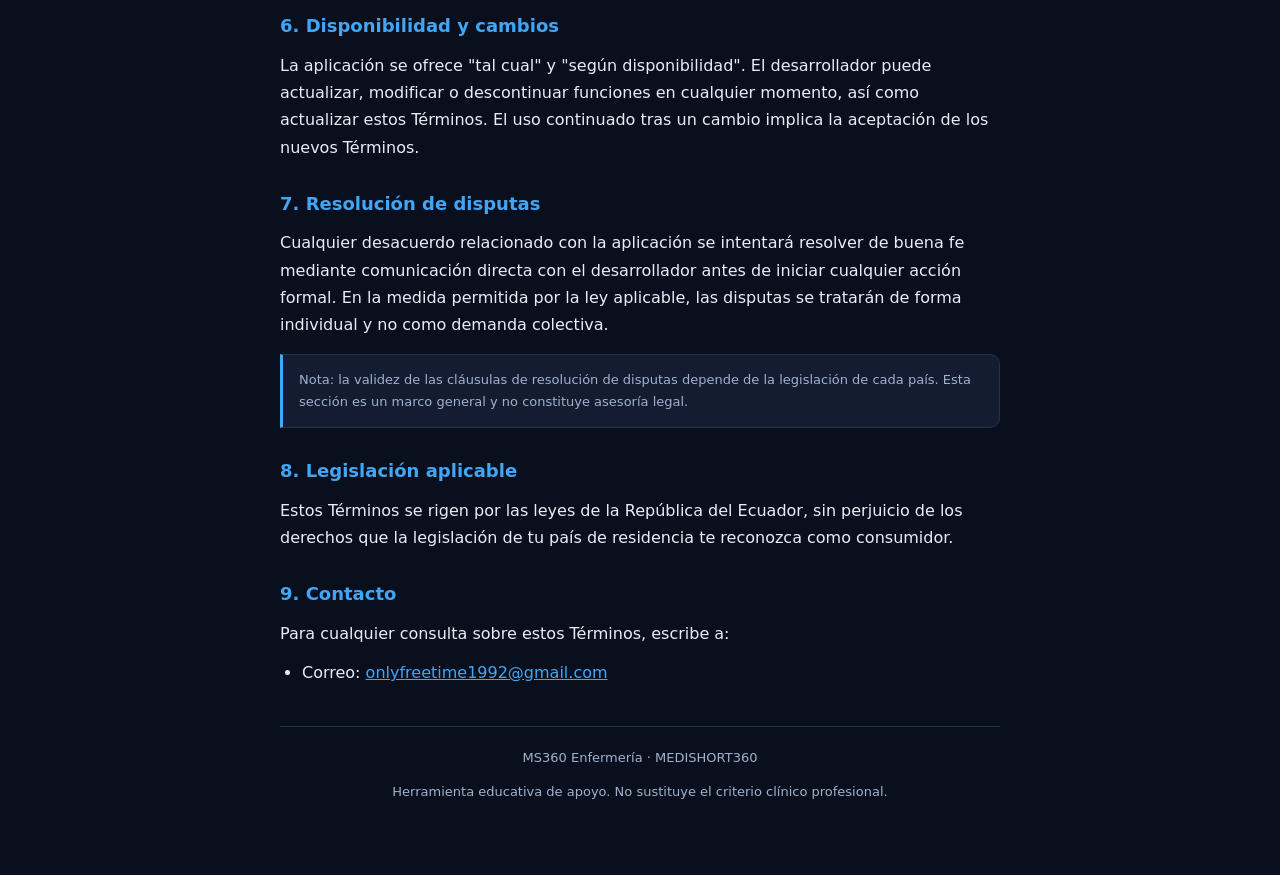
<file: terminos/index.html>
<!DOCTYPE html>
<html lang="es">
<head>
  <meta charset="UTF-8" />
  <meta name="viewport" content="width=device-width, initial-scale=1.0" />
  <title>Términos de Servicio — MS360 Enfermería</title>
  <style>
    :root {
      --bg: #0a0f1d; --card: #131c31; --blue: #42a5f5;
      --text: #e8eef5; --muted: #9fb2cc; --border: #22314d;
    }
    * { margin: 0; padding: 0; box-sizing: border-box; }
    body {
      background: var(--bg); color: var(--text);
      font-family: 'Segoe UI', system-ui, -apple-system, sans-serif;
      line-height: 1.7; padding: 24px 16px 60px;
    }
    .wrap { max-width: 720px; margin: 0 auto; }
    header {
      text-align: center; padding: 20px 0 28px;
      border-bottom: 1px solid var(--border); margin-bottom: 28px;
    }
    h1 { font-size: 24px; font-weight: 700; margin-bottom: 8px; }
    h1 span { color: var(--blue); font-weight: 400; }
    .updated { font-size: 13px; color: var(--muted); }
    h2 { font-size: 18px; color: var(--blue); margin: 28px 0 10px; font-weight: 600; }
    p { margin-bottom: 12px; }
    ul { margin: 0 0 12px 22px; }
    li { margin-bottom: 7px; }
    a { color: var(--blue); }
    .box {
      background: var(--card); border: 1px solid var(--border);
      border-left: 3px solid var(--blue); border-radius: 0 10px 10px 0;
      padding: 14px 16px; margin: 16px 0;
    }
    footer {
      margin-top: 40px; padding-top: 20px; border-top: 1px solid var(--border);
      font-size: 13px; color: var(--muted); text-align: center;
    }
  </style>
</head>
<body>
  <div class="wrap">

    <header>
      <h1>MS360 <span>Enfermería</span></h1>
      <p class="updated">Términos de Servicio · Última actualización: 19 de junio de 2026</p>
    </header>

    <p>Al descargar, instalar o utilizar la aplicación <strong>MS360 Enfermería</strong> ("la aplicación"), aceptas estos Términos de Servicio. Si no estás de acuerdo, por favor no utilices la aplicación.</p>

    <div class="box">
      <p style="margin:0"><strong>Importante:</strong> MS360 Enfermería es una herramienta educativa y de apoyo al aprendizaje. No es un dispositivo médico y no sustituye la formación, el juicio ni la supervisión de un profesional de la salud.</p>
    </div>

    <h2>1. Naturaleza y finalidad de la aplicación</h2>
    <p>MS360 Enfermería es una herramienta de carácter <strong>educativo e informativo</strong>, diseñada para apoyar el aprendizaje y la práctica de cálculos relacionados con la formación en enfermería y ciencias de la salud. La aplicación:</p>
    <ul>
      <li>No diagnostica, trata, cura ni previene ninguna enfermedad o condición médica.</li>
      <li>No es un dispositivo médico ni un producto sanitario certificado.</li>
      <li>No genera indicaciones, prescripciones ni órdenes médicas.</li>
      <li>Está pensada como material de apoyo y referencia, no como fuente única de decisión clínica.</li>
    </ul>

    <h2>2. Uso responsable y verificación</h2>
    <p>Los resultados que ofrece la aplicación son cálculos automáticos basados en los valores que tú introduces. Pueden contener errores de entrada, redondeo o interpretación. Por ello:</p>
    <ul>
      <li>Todo resultado debe ser <strong>verificado de forma independiente</strong> por un profesional cualificado antes de cualquier uso real.</li>
      <li>La responsabilidad de comprobar, interpretar y aplicar cualquier resultado recae exclusivamente en quien utiliza la aplicación.</li>
      <li>La aplicación no debe usarse como único medio para tomar decisiones que afecten la salud de una persona.</li>
    </ul>

    <h2>3. Limitación de responsabilidad</h2>
    <p>En la máxima medida permitida por la ley aplicable, el desarrollador de MS360 Enfermería no será responsable de daños directos, indirectos, incidentales o consecuentes derivados del uso o la imposibilidad de uso de la aplicación, incluyendo errores en los cálculos, decisiones tomadas con base en sus resultados, o cualquier consecuencia clínica, económica o de otro tipo. El uso de la aplicación es bajo tu propio riesgo.</p>

    <h2>4. Funciones gratuitas y de pago</h2>
    <p>La aplicación ofrece funciones gratuitas y funciones adicionales de pago ("PRO"). Las compras se gestionan a través de Google Play, conforme a sus propios términos. El desarrollador no procesa ni almacena datos de pago.</p>

    <h2>5. Propiedad intelectual</h2>
    <p>La aplicación, su diseño, su marca (MEDISHORT360 / MS360 Enfermería) y su contenido están protegidos por derechos de propiedad intelectual. No se permite copiar, modificar, distribuir ni revender la aplicación sin autorización.</p>

    <h2>6. Disponibilidad y cambios</h2>
    <p>La aplicación se ofrece "tal cual" y "según disponibilidad". El desarrollador puede actualizar, modificar o descontinuar funciones en cualquier momento, así como actualizar estos Términos. El uso continuado tras un cambio implica la aceptación de los nuevos Términos.</p>

    <h2>7. Resolución de disputas</h2>
    <p>Cualquier desacuerdo relacionado con la aplicación se intentará resolver de buena fe mediante comunicación directa con el desarrollador antes de iniciar cualquier acción formal. En la medida permitida por la ley aplicable, las disputas se tratarán de forma individual y no como demanda colectiva.</p>
    <div class="box">
      <p style="margin:0; font-size:13px; color:var(--muted)">Nota: la validez de las cláusulas de resolución de disputas depende de la legislación de cada país. Esta sección es un marco general y no constituye asesoría legal.</p>
    </div>

    <h2>8. Legislación aplicable</h2>
    <p>Estos Términos se rigen por las leyes de la República del Ecuador, sin perjuicio de los derechos que la legislación de tu país de residencia te reconozca como consumidor.</p>

    <h2>9. Contacto</h2>
    <p>Para cualquier consulta sobre estos Términos, escribe a:</p>
    <ul>
      <li>Correo: <a href="mailto:onlyfreetime1992@gmail.com">onlyfreetime1992@gmail.com</a></li>
    </ul>

    <footer>
      <p>MS360 Enfermería · MEDISHORT360</p>
      <p>Herramienta educativa de apoyo. No sustituye el criterio clínico profesional.</p>
    </footer>

  </div>
</body>
</html>
</file>
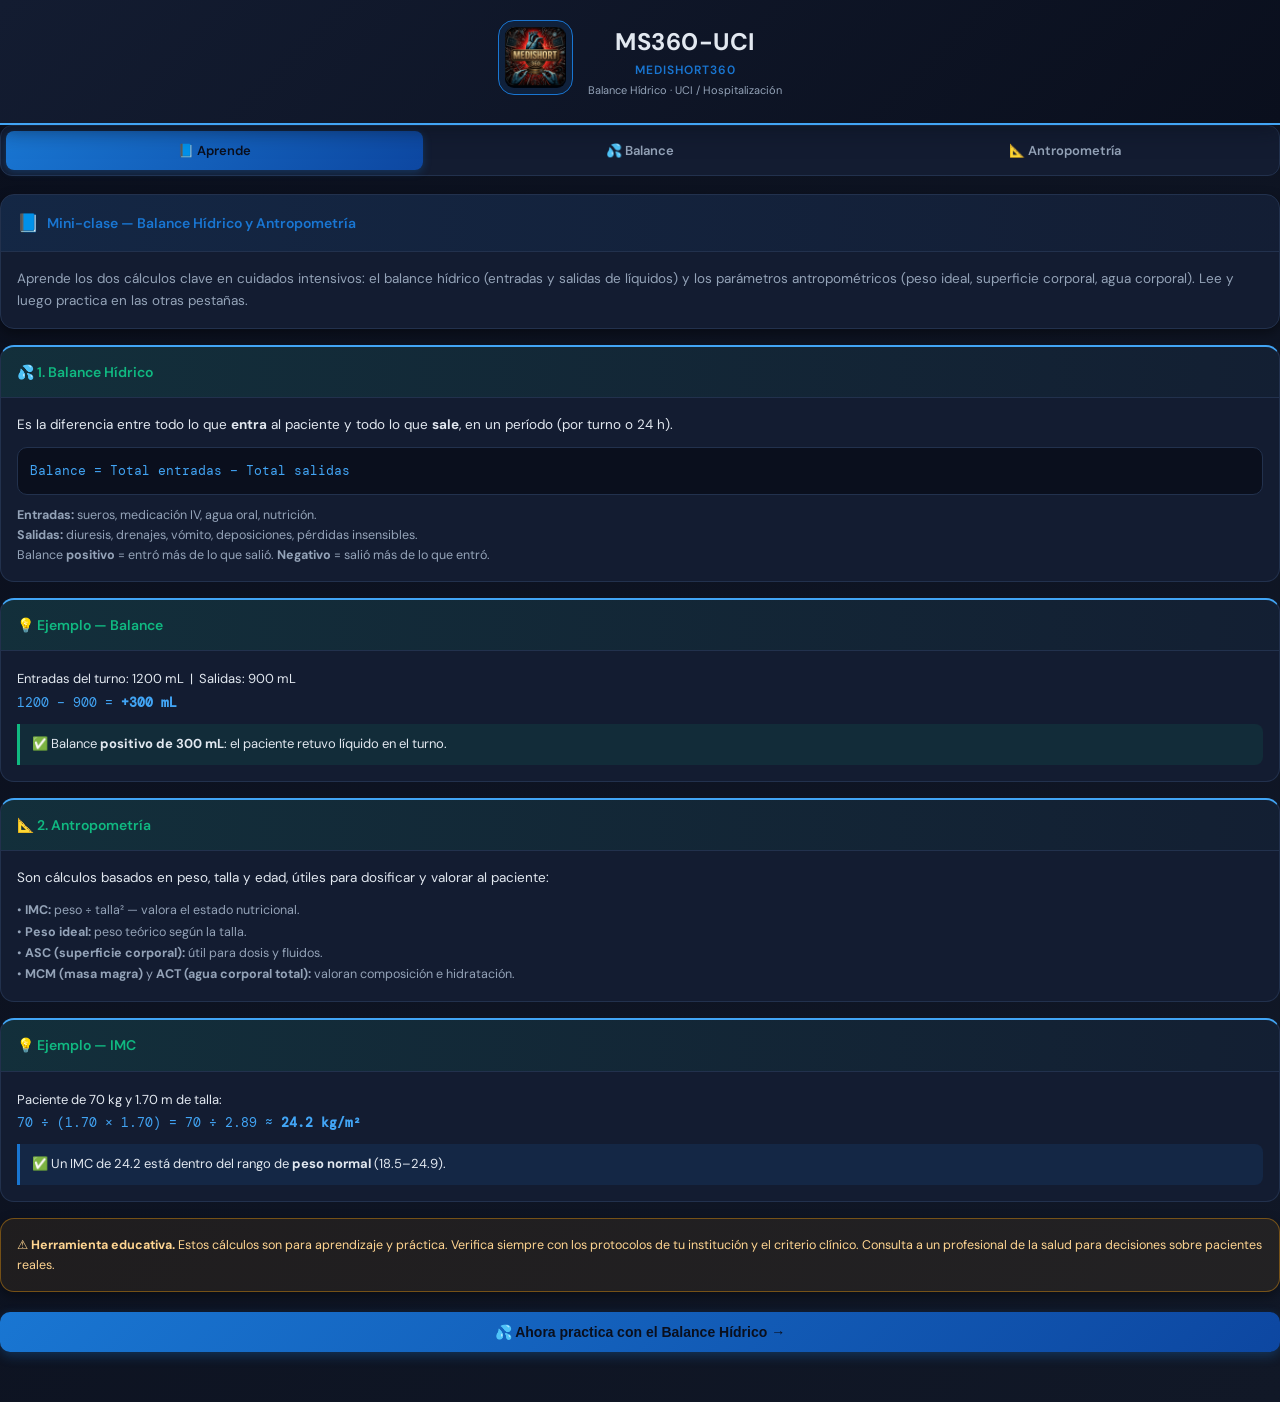
<file: uci/index.html>
<!DOCTYPE html>
<html lang="es">
<head>
<meta charset="UTF-8">
<meta name="viewport" content="width=device-width, initial-scale=1.0, maximum-scale=1.0">
<meta name="theme-color" content="#0F0F1A">
<meta name="apple-mobile-web-app-capable" content="yes">
<meta name="apple-mobile-web-app-status-bar-style" content="black-translucent">
<meta name="apple-mobile-web-app-title" content="MS360-UCI">
<meta name="description" content="Calculadora clínica de balance hídrico para enfermería — Medishort360">
<link rel="manifest" href="manifest.json">
<link rel="icon" type="image/png" sizes="32x32" href="favicon.png">
<link rel="apple-touch-icon" sizes="180x180" href="icon-180.png">
<title>MS360-UCI — Balance Hídrico</title>
<link rel="preconnect" href="https://fonts.googleapis.com">
<link href="https://fonts.googleapis.com/css2?family=DM+Sans:wght@300;400;500;600;700&family=DM+Mono:wght@400;500&display=swap" rel="stylesheet">
<link rel="stylesheet" href="style.css">
</head>
<body>

<header>
  <div class="header-inner">
    <div class="header-icon">
      <img src="icon-512.png" alt="Medishort360">
    </div>
    <div class="header-text">
      <h1>MS360-UCI</h1>
      <div class="subtitle">Medishort360</div>
      <div class="desc">Balance Hídrico · UCI / Hospitalización</div>
    </div>
  </div>
</header>

<main>

  <!-- NAVEGACIÓN DE PESTAÑAS -->
  <div class="tabs-nav">
    <button class="tab-btn active" id="tab-aprende" onclick="cambiarTab('aprende')">📘 Aprende</button>
    <button class="tab-btn" id="tab-balance" onclick="cambiarTab('balance')">💦 Balance</button>
    <button class="tab-btn" id="tab-antropo" onclick="cambiarTab('antropo')">📐 Antropometría</button>
  </div>

  <!-- ============ PANEL APRENDE ============ -->
  <div class="tab-panel active" id="panel-aprende">

    <div class="card">
      <div class="card-header"><span>📘</span> Mini-clase — Balance Hídrico y Antropometría</div>
      <div class="card-body">
        <p style="color:var(--text-dim);font-size:13.5px;line-height:1.6;margin:0">
          Aprende los dos cálculos clave en cuidados intensivos: el balance hídrico (entradas y salidas de líquidos) y los parámetros antropométricos (peso ideal, superficie corporal, agua corporal). Lee y luego practica en las otras pestañas.
        </p>
      </div>
    </div>

    <div class="res-card">
      <div class="res-header">💦 1. Balance Hídrico</div>
      <div class="res-body">
        <p style="color:var(--text);font-size:13.5px;line-height:1.7;margin:0 0 10px">
          Es la diferencia entre todo lo que <strong>entra</strong> al paciente y todo lo que <strong>sale</strong>, en un período (por turno o 24 h).
        </p>
        <div style="background:var(--bg);border:1px solid var(--border);border-radius:10px;padding:12px;font-family:'DM Mono',monospace;color:var(--primary-light);font-size:13px;line-height:1.7;margin-bottom:10px">
          Balance = Total entradas − Total salidas
        </div>
        <p style="color:var(--text-dim);font-size:12.5px;line-height:1.6;margin:0">
          <strong>Entradas:</strong> sueros, medicación IV, agua oral, nutrición.<br/>
          <strong>Salidas:</strong> diuresis, drenajes, vómito, deposiciones, pérdidas insensibles.<br/>
          Balance <strong>positivo</strong> = entró más de lo que salió. <strong>Negativo</strong> = salió más de lo que entró.
        </p>
      </div>
    </div>

    <div class="res-card">
      <div class="res-header">💡 Ejemplo — Balance</div>
      <div class="res-body">
        <p style="color:var(--text);font-size:13px;line-height:1.8;margin:0">
          Entradas del turno: 1200 mL &nbsp;|&nbsp; Salidas: 900 mL<br/>
          <span style="font-family:'DM Mono',monospace;color:var(--primary-light)">1200 − 900 = <strong>+300 mL</strong></span>
        </p>
        <div style="background:rgba(16,185,129,0.1);border-left:3px solid var(--success);border-radius:0 8px 8px 0;padding:10px 12px;color:var(--text);font-size:13px;margin-top:10px">
          ✅ Balance <strong>positivo de 300 mL</strong>: el paciente retuvo líquido en el turno.
        </div>
      </div>
    </div>

    <div class="res-card">
      <div class="res-header">📐 2. Antropometría</div>
      <div class="res-body">
        <p style="color:var(--text);font-size:13.5px;line-height:1.7;margin:0 0 10px">
          Son cálculos basados en peso, talla y edad, útiles para dosificar y valorar al paciente:
        </p>
        <p style="color:var(--text-dim);font-size:12.5px;line-height:1.7;margin:0">
          • <strong>IMC:</strong> peso ÷ talla² — valora el estado nutricional.<br/>
          • <strong>Peso ideal:</strong> peso teórico según la talla.<br/>
          • <strong>ASC (superficie corporal):</strong> útil para dosis y fluidos.<br/>
          • <strong>MCM (masa magra)</strong> y <strong>ACT (agua corporal total):</strong> valoran composición e hidratación.
        </p>
      </div>
    </div>

    <div class="res-card">
      <div class="res-header">💡 Ejemplo — IMC</div>
      <div class="res-body">
        <p style="color:var(--text);font-size:13px;line-height:1.8;margin:0">
          Paciente de 70 kg y 1.70 m de talla:<br/>
          <span style="font-family:'DM Mono',monospace;color:var(--primary-light)">70 ÷ (1.70 × 1.70) = 70 ÷ 2.89 ≈ <strong>24.2 kg/m²</strong></span>
        </p>
        <div style="background:rgba(25,118,210,0.12);border-left:3px solid var(--primary);border-radius:0 8px 8px 0;padding:10px 12px;color:var(--text);font-size:13px;margin-top:10px">
          ✅ Un IMC de 24.2 está dentro del rango de <strong>peso normal</strong> (18.5–24.9).
        </div>
      </div>
    </div>

    <div class="card" style="background:rgba(245,158,11,0.08);border-color:rgba(245,158,11,0.4)">
      <div class="card-body">
        <p style="color:#ffd591;font-size:12.5px;line-height:1.6;margin:0">
          ⚠️ <strong>Herramienta educativa.</strong> Estos cálculos son para aprendizaje y práctica. Verifica siempre con los protocolos de tu institución y el criterio clínico. Consulta a un profesional de la salud para decisiones sobre pacientes reales.
        </p>
      </div>
    </div>

    <button class="btn-calc" onclick="cambiarTab('balance')" style="margin-top:4px">💦 Ahora practica con el Balance Hídrico →</button>

  </div><!-- /panel-aprende -->

  <!-- ============ PANEL BALANCE HÍDRICO ============ -->
  <div class="tab-panel" id="panel-balance">

  <!-- DATOS PACIENTE -->
  <div class="card">
    <div class="card-header"><span>👤</span> Datos del Paciente</div>
    <div class="card-body">
      <div class="field">
        <label>Sexo</label>
        <div class="radio-group">
          <label class="radio-label">
            <input type="radio" name="sexo" value="mujer" checked onchange="setSexo('mujer')">
            <span class="radio-face">♀ Mujer</span>
          </label>
          <label class="radio-label">
            <input type="radio" name="sexo" value="hombre" onchange="setSexo('hombre')">
            <span class="radio-face">♂ Hombre</span>
          </label>
        </div>
      </div>
      <div class="row2">
        <div class="field">
          <label>Talla (cm)</label>
          <input type="number" id="talla" placeholder="ej. 165" min="100" max="220" inputmode="decimal">
        </div>
        <div class="field">
          <label>Peso real (kg)</label>
          <input type="number" id="peso" placeholder="ej. 70" min="10" max="300" inputmode="decimal">
        </div>
      </div>
    </div>
  </div>

  <!-- HORAS -->
  <div class="card">
    <div class="card-header"><span>⏱</span> Horas de Cálculo</div>
    <div class="card-body">
      <div class="horas-box">
        <div class="row2">
          <div class="horas-field">
            <label>💧 Horas Producción</label>
            <input type="number" id="horas-prod" value="24" min="1" max="24" inputmode="decimal">
            <div class="horas-desc">Agua endógena<br>+ Gasto urinario</div>
          </div>
          <div class="horas-field">
            <label>⏱ Horas Turno</label>
            <input type="number" id="horas-turno" value="12" min="1" max="24" inputmode="decimal">
            <div class="horas-desc">Pérd. insensibles<br>+ Fiebre + Abdomen</div>
          </div>
        </div>
      </div>
    </div>
  </div>

  <!-- SOPORTE RESPIRATORIO -->
  <div class="card">
    <div class="card-header"><span>💨</span> Soporte Respiratorio</div>
    <div class="card-body">
      <div class="info-box">ℹ️ <b>Factor ×11</b> — Soporte respiratorio avanzado.</div>
      <div class="section-label">Pérdidas insensibles ×11</div>
      <div class="check-group" id="resp-group">
        <div class="check-item" onclick="toggleResp(this)">Ventilador mecánico</div>
        <div class="check-item" onclick="toggleResp(this)">Cánula alto flujo</div>
        <div class="check-item" onclick="toggleResp(this)">Mascarilla simple</div>
        <div class="check-item" onclick="toggleResp(this)">Mascarilla reservorio</div>
        <div class="check-item" onclick="toggleResp(this)">Venturi</div>
        <div class="check-item" onclick="toggleResp(this)">VNI</div>
      </div>
      <div class="info-box orange">🌬️ <b>Factor ×15</b> — Cánula nasal o al ambiente.</div>
      <div class="section-label">Pérdidas insensibles ×15</div>
      <div class="check-group" id="nasal-group">
        <div class="check-item" onclick="toggleNasal(this)">Cánula nasal</div>
        <div class="check-item" onclick="toggleNasal(this)">Al ambiente</div>
      </div>
    </div>
  </div>

  <!-- FIEBRE -->
  <div class="card">
    <div class="card-header"><span>🌡️</span> Pérdidas por Fiebre</div>
    <div class="card-body">
      <div class="info-box accent-box">ℹ️ Ingresa solo las horas con fiebre en cada rango. Deja en 0 si no aplica.</div>
      <div class="fiebre-row">
        <div class="fiebre-label"><span class="temp-badge temp-low">37.5 – 38 °C</span></div>
        <div class="field"><label>Horas</label><input type="number" id="f1h" value="0" min="0" max="24" inputmode="decimal"></div>
        <div class="factor-text">Factor × 0.5</div>
      </div>
      <div class="fiebre-row">
        <div class="fiebre-label"><span class="temp-badge temp-mid">38 – 39 °C</span></div>
        <div class="field"><label>Horas</label><input type="number" id="f2h" value="0" min="0" max="24" inputmode="decimal"></div>
        <div class="factor-text">Factor × 1.0</div>
      </div>
      <div class="fiebre-row">
        <div class="fiebre-label"><span class="temp-badge temp-high">&gt; 39 °C</span></div>
        <div class="field"><label>Horas</label><input type="number" id="f3h" value="0" min="0" max="24" inputmode="decimal"></div>
        <div class="factor-text">Factor × 1.5</div>
      </div>
    </div>
  </div>

  <!-- ABDOMEN -->
  <div class="card">
    <div class="card-header"><span>🏥</span> Abdomen Abierto</div>
    <div class="card-body">
      <div class="field">
        <label>¿Abdomen abierto?</label>
        <div class="radio-group">
          <label class="radio-label">
            <input type="radio" name="abdomen" value="no" checked onchange="setAbdomen(false)">
            <span class="radio-face">No</span>
          </label>
          <label class="radio-label">
            <input type="radio" name="abdomen" value="si" onchange="setAbdomen(true)">
            <span class="radio-face">Sí</span>
          </label>
        </div>
      </div>
    </div>
  </div>

  <!-- GASTO URINARIO -->
  <div class="card">
    <div class="card-header"><span>💧</span> Gasto Urinario</div>
    <div class="card-body">
      <div class="field">
        <label>Orina total en el período (ml)</label>
        <input type="number" id="orina" placeholder="ej. 600" min="0" inputmode="decimal">
      </div>
    </div>
  </div>

  <button class="btn-calc" onclick="calcular()">🧮 Calcular Balance Hídrico</button>
  <button class="btn-reset" onclick="resetAll()">↺ Limpiar todo</button>

  <!-- RESULTADOS -->
  <div id="resultados">

    <div class="res-card">
      <div class="res-header">📐 Datos Antropométricos</div>
      <div class="res-body">
        <div class="res-row">
          <span class="res-name">⚖️ Peso Ideal</span>
          <span class="res-val accent" id="r-pesoIdeal">—</span>
        </div>
        <div class="res-row">
          <span class="res-name">📏 IMC</span>
          <span class="res-val" id="r-imc">—</span>
        </div>
        <div class="res-row">
          <span class="res-name">🔵 Clasificación IMC</span>
          <span class="res-val" id="r-imc-cat">—</span>
        </div>
        <div class="res-row">
          <span class="res-name">🧬 Superficie Corporal</span>
          <span class="res-val green" id="r-sc">—</span>
        </div>
      </div>
    </div>

    <div class="res-card">
      <div class="res-header">💦 Balance Hídrico</div>
      <div class="res-body">
        <div class="res-row">
          <span class="res-name" id="label-aguaEndo">💧 Agua Endógena</span>
          <span class="res-val" id="r-aguaEndo">—</span>
        </div>
        <div class="res-row">
          <span class="res-name" id="label-perInsens">🌫️ Pérd. Insensibles</span>
          <span class="res-val" id="r-perInsens">—</span>
        </div>

        <div class="divider" id="div-fiebre" style="display:none"></div>
        <div class="res-row" id="row-f1" style="display:none">
          <span class="res-name">🌡️ Fiebre 37.5–38°C</span>
          <span class="res-val warn" id="r-f1">—</span>
        </div>
        <div class="res-row" id="row-f2" style="display:none">
          <span class="res-name">🌡️ Fiebre 38–39°C</span>
          <span class="res-val warn" id="r-f2">—</span>
        </div>
        <div class="res-row" id="row-f3" style="display:none">
          <span class="res-name">🌡️ Fiebre &gt;39°C</span>
          <span class="res-val danger" id="r-f3">—</span>
        </div>

        <div class="divider" id="div-abd" style="display:none"></div>
        <div class="res-row" id="row-abd" style="display:none">
          <span class="res-name">🏥 Abdomen Abierto</span>
          <span class="res-val danger" id="r-abd">—</span>
        </div>

        <div class="divider"></div>
        <div class="res-row">
          <span class="res-name" id="label-gastoU">🚿 Gasto Urinario (ml/día)</span>
          <span class="res-val" id="r-gastoU">—</span>
        </div>

        <div class="total-row">
          <span class="total-label">TOTAL PÉRDIDAS</span>
          <span class="total-val" id="r-total">— ml</span>
        </div>
      </div>
    </div>

    <button class="btn-share" onclick="compartir()">📤 Compartir resultados</button>
  </div>

  </div><!-- /panel-balance -->

  <!-- ============ PANEL ANTROPOMETRÍA ============ -->
  <div class="tab-panel" id="panel-antropo">

    <!-- DATOS PACIENTE (antropometría) -->
    <div class="card">
      <div class="card-header"><span>👤</span> Datos del Paciente</div>
      <div class="card-body">
        <div class="field">
          <label>Sexo</label>
          <div class="radio-group">
            <label class="radio-label">
              <input type="radio" name="sexo-a" value="mujer" checked onchange="setSexoA('mujer')">
              <span class="radio-face">♀ Mujer</span>
            </label>
            <label class="radio-label">
              <input type="radio" name="sexo-a" value="hombre" onchange="setSexoA('hombre')">
              <span class="radio-face">♂ Hombre</span>
            </label>
          </div>
        </div>
        <div class="row2">
          <div class="field">
            <label>Talla (cm)</label>
            <input type="number" id="talla-a" placeholder="ej. 170" min="100" max="220" inputmode="decimal">
          </div>
          <div class="field">
            <label>Peso real (kg)</label>
            <input type="number" id="peso-a" placeholder="ej. 82" min="10" max="300" inputmode="decimal">
          </div>
        </div>
        <div class="field">
          <label>Edad (años)</label>
          <input type="number" id="edad-a" placeholder="ej. 33" min="1" max="120" inputmode="decimal">
        </div>
      </div>
    </div>

    <button class="btn-calc" onclick="calcularAntropo()">🧮 Calcular Antropometría</button>
    <button class="btn-reset" onclick="resetAntropo()">↺ Limpiar</button>

    <!-- RESULTADOS ANTROPOMETRÍA -->
    <div id="resultados-antropo" style="display:none">

      <div class="res-card">
        <div class="res-header">📐 Parámetros Antropométricos</div>
        <div class="res-body">
          <div class="res-row">
            <span class="res-name">⚖️ PI · Peso Ideal</span>
            <span class="res-val accent" id="ra-pi">—</span>
          </div>
          <div class="res-row">
            <span class="res-name">📊 PPI · % Peso Ideal</span>
            <span class="res-val" id="ra-ppi">—</span>
          </div>
          <div class="res-row">
            <span class="res-name">📏 IMC</span>
            <span class="res-val" id="ra-imc">—</span>
          </div>
          <div class="res-row">
            <span class="res-name">🔵 Clasificación IMC</span>
            <span class="res-val" id="ra-imc-cat">—</span>
          </div>
          <div class="res-row">
            <span class="res-name">🧬 ASC · Sup. Corporal</span>
            <span class="res-val green" id="ra-asc">—</span>
          </div>
          <div class="res-row">
            <span class="res-name">💪 MCM · Masa Magra</span>
            <span class="res-val" id="ra-mcm">—</span>
          </div>
          <div class="res-row">
            <span class="res-name">💧 ACT · Agua Corp. Total</span>
            <span class="res-val" id="ra-act">—</span>
          </div>
        </div>
      </div>

      <div class="res-card">
        <div class="res-header">🎯 Peso Ideal Ajustado a IMC</div>
        <div class="res-body">
          <div class="imc-adjust">
            <div class="imc-adjust-item">
              <div class="imc-adjust-label">para IMC 20 kg/m²</div>
              <div class="imc-adjust-val" id="ra-pimc20">—</div>
            </div>
            <div class="imc-adjust-item">
              <div class="imc-adjust-label">para IMC 25 kg/m²</div>
              <div class="imc-adjust-val" id="ra-pimc25">—</div>
            </div>
          </div>
        </div>
      </div>

      <button class="btn-share" onclick="compartirAntropo()">📤 Compartir resultados</button>
    </div>

  </div><!-- /panel-antropo -->

</main>

<script src="app.js"></script>
</body>
</html>
</file>
<file: aspa/style.css>
/* =============================
   MEDISHORT360 - REGLA DEL ASPA
   ============================= */

@import url('https://fonts.googleapis.com/css2?family=Sora:wght@300;400;600;700&family=DM+Mono:wght@400;500&display=swap');

:root {
  --bg:       #0a0e1c;
  --card:     #101830;
  --card2:    #0d1428;
  --blue:     #1976d2;
  --blt:      #42a5f5;
  --cyan:     #00cae0;
  --gold:     #c8a614;
  --gold2:    #e6c52a;
  --red:      #c41230;
  --white:    #f0f4ff;
  --muted:    #7a8aac;
  --border:   #1e2d50;
  --font:     'Sora', 'Segoe UI', sans-serif;
  --mono:     'DM Mono', monospace;
}

* { box-sizing: border-box; margin: 0; padding: 0; }

body {
  background: var(--bg);
  color: var(--white);
  font-family: var(--font);
  min-height: 100vh;
  overscroll-behavior: none;
}

/* ── Particles ── */
#particles {
  position: fixed; inset: 0;
  pointer-events: none; z-index: 0;
  overflow: hidden;
}
.particle {
  position: absolute;
  border-radius: 50%;
  background: var(--blt);
  animation: twinkle var(--dur, 2.5s) var(--del, 0s) infinite alternate;
}
@keyframes twinkle { from { opacity: 0.04 } to { opacity: 0.5 } }

/* ── Layout ── */
#root {
  position: relative; z-index: 1;
  display: flex; flex-direction: column; align-items: center;
  padding: 24px 16px 40px;
  min-height: 100vh;
}

.app { width: 100%; max-width: 480px; }

/* ── Install banner ── */
#install-btn {
  position: fixed; top: 16px; left: 16px; z-index: 200;
  background: linear-gradient(135deg, var(--blue), var(--cyan));
  border: none; border-radius: 24px;
  padding: 10px 18px; cursor: pointer;
  color: #fff; font-weight: 700; font-size: 13px;
  font-family: var(--font);
  box-shadow: 0 0 20px #1976d266;
  animation: pulse-ring 2.5s ease-out infinite;
  display: none;
}
#install-btn.visible { display: block; }

/* ── Header ── */
.header { text-align: center; margin-bottom: 28px; }

.badge-row {
  display: flex; justify-content: center; gap: 6px;
  flex-wrap: wrap; margin-bottom: 14px;
}
.badge {
  font-size: 10px; font-weight: 700; letter-spacing: 0.8px;
  background: #1976d220; border: 1px solid #1976d266;
  color: var(--blt); border-radius: 20px;
  padding: 3px 9px;
}

/* ── Animated Logo ── */
.logo-wrap {
  position: relative; display: inline-block;
  margin-bottom: 16px;
}
.logo-ring-spin {
  position: absolute; inset: -6px; border-radius: 50%;
  background: conic-gradient(var(--blue), var(--cyan), #fff, var(--gold2), var(--blue));
  animation: spin-slow 5s linear infinite;
  opacity: 0.9;
}
.logo-ring-pulse {
  position: absolute; inset: -6px; border-radius: 50%;
  border: 2px solid var(--blt);
  animation: pulse-ring 2.2s ease-out infinite;
}
.logo-img {
  width: 108px; height: 108px; border-radius: 50%;
  object-fit: cover; position: relative; display: block;
  border: 3px solid var(--bg);
  animation: float 4s ease-in-out infinite;
}

@keyframes spin-slow { from { transform: rotate(0deg) } to { transform: rotate(360deg) } }
@keyframes pulse-ring {
  0%  { opacity: 0.7; transform: scale(1)    }
  100%{ opacity: 0;   transform: scale(1.38) }
}
@keyframes float {
  0%,100% { transform: translateY(0)   }
  50%     { transform: translateY(-8px) }
}

.app-title {
  font-size: 22px; font-weight: 700;
  color: var(--white);
  text-shadow: 0 0 22px #1976d266;
  margin-bottom: 4px;
}
.app-sub   { font-size: 12px; color: var(--blt); margin-bottom: 4px; }
.app-brand { font-size: 11px; color: var(--muted); }

/* ── Tabs ── */
.tabs {
  display: flex; gap: 6px;
  background: var(--card); border-radius: 12px;
  padding: 4px; border: 1px solid var(--border);
  margin-bottom: 20px;
}
.tab-btn {
  flex: 1; padding: 9px 4px;
  border: none; border-radius: 9px;
  font-family: var(--font); font-size: 12px;
  cursor: pointer; transition: all 0.2s;
  background: transparent; color: var(--muted);
}
.tab-btn.active {
  color: #fff; font-weight: 700;
}

/* ── Cards ── */
.card {
  background: var(--card2); border-radius: 16px;
  padding: 20px; margin-bottom: 14px;
  border: 1px solid var(--border);
}
.card-label {
  font-size: 10px; text-transform: uppercase;
  letter-spacing: 1px; color: var(--muted);
  margin-bottom: 14px;
}

/* ── Toggle pills ── */
.pill-row { display: flex; gap: 6px; flex-wrap: wrap; margin-bottom: 10px; }
.pill-sub { font-size: 10px; color: var(--muted); margin-bottom: 6px; }
.pill-btn {
  padding: 5px 12px; border-radius: 20px;
  font-size: 11px; cursor: pointer; transition: all 0.15s;
  font-family: var(--font);
}

/* ── Number inputs ── */
.grid-2 { display: grid; grid-template-columns: 1fr 1fr; gap: 12px; }
.input-wrap { display: flex; flex-direction: column; gap: 4px; }
.input-label {
  font-size: 10px; text-transform: uppercase;
  letter-spacing: 1px; color: var(--muted);
}
.input-row {
  display: flex; align-items: center;
  background: var(--card); border-radius: 8px;
  border: 1px solid var(--border); overflow: hidden;
}
.input-row input {
  background: transparent; border: none;
  color: var(--white); font-size: 18px;
  font-family: var(--mono); padding: 10px 12px;
  width: 100%; outline: none;
}
.input-unit { padding-right: 12px; font-size: 13px; color: var(--muted); }

.text-input {
  background: var(--card); border: 1px solid var(--border);
  border-radius: 8px; color: var(--white);
  padding: 8px 10px; font-size: 13px;
  font-family: var(--font); outline: none; width: 100%;
}

/* ── Volume buttons ── */
.vol-row { display: flex; gap: 5px; flex-wrap: wrap; }
.vol-btn {
  flex: 1; min-width: 44px; padding: 9px 4px;
  border: none; border-radius: 8px;
  font-size: 12px; cursor: pointer;
  transition: all 0.15s; font-family: var(--font);
}

/* ── Error box ── */
.error-box {
  background: #2d001a; border: 1px solid var(--red);
  border-radius: 12px; padding: 12px 16px;
  margin-bottom: 14px; color: #fca5a5; font-size: 13px;
}

/* ── Result card ── */
.result-card {
  background: var(--bg); border-radius: 16px;
  border: 1.5px solid; overflow: hidden;
  margin-bottom: 14px;
}
.result-header {
  padding: 16px 20px 12px;
  border-bottom: 1px solid var(--border);
}
.result-body { padding: 20px; }

/* ── Aspa diagram ── */
.aspa-grid {
  display: grid; grid-template-columns: 1fr auto 1fr;
  align-items: center; gap: 8px; margin-bottom: 8px;
}
.aspa-cell { text-align: center; }
.aspa-pct  { font-size: 20px; font-weight: 700; font-family: var(--mono); }
.aspa-name { font-size: 10px; color: var(--muted); margin-top: 2px; }
.aspa-parts{ font-size: 10px; color: var(--muted); }
.aspa-pval { font-size: 15px; font-weight: 600; font-family: var(--mono); color: var(--white); }
.aspa-total { text-align: center; font-size: 11px; color: var(--muted); margin-top: 6px; }

/* ── Volume result blocks ── */
.vol-result-grid { display: grid; grid-template-columns: 1fr 1fr; gap: 12px; }
.vol-block {
  background: var(--card2); border-radius: 12px;
  padding: 14px 16px; border-left: 3px solid;
}
.vol-block-label { font-size: 10px; margin-bottom: 4px; color: var(--muted); }
.vol-block-val { font-size: 24px; font-weight: 700; font-family: var(--mono); }
.vol-block-val span { font-size: 12px; font-weight: 400; }
.vol-bar-bg { margin-top: 8px; background: var(--bg); border-radius: 6px; height: 6px; overflow: hidden; }
.vol-bar    { height: 100%; border-radius: 6px; transition: width 0.4s; }
.vol-pct    { font-size: 10px; margin-top: 4px; color: var(--muted); }

/* ── Ampolla block ── */
.amp-block {
  margin-top: 12px; border-radius: 10px;
  padding: 10px 14px; display: flex; align-items: flex-start; gap: 10px;
}
.amp-icon { font-size: 20px; margin-top: 2px; }
.amp-title { font-size: 14px; font-weight: 700; font-family: var(--mono); }
.amp-sub   { font-size: 11px; margin-top: 2px; color: var(--muted); }

/* ── Verificacion ── */
.verif-row {
  margin-top: 12px; background: var(--card2);
  border-radius: 10px; padding: 10px 14px;
  display: flex; justify-content: space-between; align-items: center;
}
.verif-label { font-size: 12px; color: var(--muted); }
.verif-val   { font-size: 13px; font-family: var(--mono); color: var(--white); }

/* ── Steps card ── */
.steps-card {
  border-radius: 16px; padding: 18px 20px;
  margin-bottom: 16px; border: 2px solid;
}
.steps-title {
  display: flex; align-items: center; gap: 8px;
  font-size: 12px; font-weight: 700; text-transform: uppercase;
  letter-spacing: 1px; margin-bottom: 16px;
}
.steps-list { display: flex; flex-direction: column; gap: 12px; }
.step-row   { display: flex; gap: 12px; align-items: flex-start; }
.step-num {
  min-width: 26px; height: 26px; border-radius: 50%;
  display: flex; align-items: center; justify-content: center;
  font-size: 13px; font-weight: 700; color: #fff;
  flex-shrink: 0; margin-top: 1px;
}
.step-text {
  font-size: 14px; font-weight: 500; line-height: 1.6;
  color: var(--white);
}

/* ── Footer ── */
.footer { text-align: center; margin-top: 8px; }
.footer p { font-size: 10px; color: var(--muted); margin-bottom: 4px; }
.footer strong { color: var(--red); font-size: 11px; }
</file>
<file: dosisflujo/style.css>
/* ========================================
   MEDISHORT360 - DOSIS EN mL  v2
   ======================================== */

@import url('https://fonts.googleapis.com/css2?family=Sora:wght@300;400;600;700&family=DM+Mono:wght@400;500&display=swap');

:root {
  --bg:      #040c1f;
  --card:    #0b1a30;
  --card2:   #071220;
  --blue:    #1976d2;
  --blt:     #42a5f5;
  --cyan:    #00cae0;
  --white:   #e8f4fd;
  --muted:   #5a7a9b;
  --border:  #132444;
  --font:    'Sora','Segoe UI',sans-serif;
  --mono:    'DM Mono',monospace;
}

* { box-sizing: border-box; margin: 0; padding: 0; }

body {
  background: var(--bg);
  color: var(--white);
  font-family: var(--font);
  min-height: 100vh;
  overscroll-behavior: none;
}

/* ── Partículas ── */
#particles { position:fixed;inset:0;pointer-events:none;z-index:0;overflow:hidden; }
.particle  {
  position:absolute;border-radius:50%;background:var(--blt);
  animation:twinkle var(--dur,2.5s) var(--del,0s) infinite alternate;
}
@keyframes twinkle { from{opacity:.03} to{opacity:.28} }

/* ── Layout ── */
#root {
  position:relative;z-index:1;
  display:flex;flex-direction:column;align-items:center;
  padding:20px 14px 40px;min-height:100vh;
}
.app { width:100%;max-width:460px; }

/* ── Botón instalar ── */
#install-btn {
  position:fixed;top:14px;left:14px;z-index:200;
  background:linear-gradient(135deg,var(--blue),var(--cyan));
  border:none;border-radius:24px;padding:9px 16px;
  cursor:pointer;color:#fff;font-weight:700;font-size:13px;
  font-family:var(--font);box-shadow:0 0 18px #1976d233;
  animation:pulse-ring 2.5s ease-out infinite;display:none;
}
#install-btn.visible{display:block;}

/* ── Header ── */
.header{text-align:center;margin-bottom:24px;}

.badge-row{display:flex;justify-content:center;gap:6px;flex-wrap:wrap;margin-bottom:14px;}
.badge{
  font-size:10px;font-weight:700;letter-spacing:.8px;
  background:#1976d218;border:1px solid #1976d255;
  color:var(--blt);border-radius:20px;padding:3px 9px;
}

/* ── Logo animado (anillo suave) ── */
.logo-wrap{position:relative;display:inline-block;margin-bottom:14px;}
.logo-ring-spin{
  position:absolute;inset:-5px;border-radius:50%;
  background:conic-gradient(var(--blue),var(--cyan),#fff,var(--blt),var(--blue));
  animation:spin-slow 6s linear infinite;
  opacity:.28;
}
.logo-ring-pulse{
  position:absolute;inset:-5px;border-radius:50%;
  border:1px solid var(--blt);
  animation:pulse-ring 2.8s ease-out infinite;opacity:.55;
}
.logo-img{
  width:104px;height:104px;border-radius:50%;
  object-fit:cover;position:relative;display:block;
  border:2px solid var(--bg);
  animation:float 4s ease-in-out infinite;
}
@keyframes spin-slow{from{transform:rotate(0deg)}to{transform:rotate(360deg)}}
@keyframes pulse-ring{0%{opacity:.55;transform:scale(1)}100%{opacity:0;transform:scale(1.36)}}
@keyframes float{0%,100%{transform:translateY(0)}50%{transform:translateY(-7px)}}

.app-title{font-size:21px;font-weight:700;color:var(--white);text-shadow:0 0 18px #1976d255;margin-bottom:3px;}
.app-sub  {font-size:12px;color:var(--blt);margin-bottom:3px;}
.app-brand{font-size:11px;color:var(--muted);}

/* ── Cards ── */
.card{
  background:var(--card2);border-radius:16px;
  padding:18px 16px;margin-bottom:12px;
  border:1px solid var(--border);
}
.card-label{
  font-size:10px;text-transform:uppercase;
  letter-spacing:1px;color:var(--muted);margin-bottom:12px;
}

/* ── Inputs ── */
.input-block{display:flex;flex-direction:column;gap:5px;margin-bottom:10px;}
.input-label{font-size:10px;text-transform:uppercase;letter-spacing:1px;color:var(--muted);}

/* INPUT ROW — siempre horizontal, sin overflow raro */
.irow{
  display:flex;align-items:center;
  background:var(--card);border-radius:10px;
  border:1px solid var(--border);
  overflow:hidden;width:100%;
}
.irow input{
  background:transparent;border:none;color:var(--white);
  font-size:17px;font-family:var(--mono);
  padding:11px 12px;flex:1;min-width:0;outline:none;
}
.irow input[type=text]{font-size:14px;font-family:var(--font);}
.irow input::placeholder{color:var(--muted);opacity:.7;}
.iunit{
  padding:0 12px 0 4px;font-size:13px;color:var(--blt);
  white-space:nowrap;flex-shrink:0;
}
.iselect{
  background:transparent;border:none;border-left:1px solid var(--border);
  color:var(--blt);font-size:13px;font-family:var(--font);
  padding:0 8px;height:100%;cursor:pointer;outline:none;
  flex-shrink:0;
}
.iselect option{background:#0b1a30;color:var(--white);}

/* Contenido + Volumen: SIEMPRE en columna en móvil */
.conc-vol{display:flex;flex-direction:column;gap:10px;}

/* ── Tipo toggle ── */
.tipo-row{display:flex;gap:8px;margin-bottom:14px;}
.tipo-btn{
  flex:1;padding:11px 6px;border-radius:12px;
  border:1.5px solid var(--border);background:transparent;
  color:var(--muted);font-family:var(--font);font-size:12px;
  cursor:pointer;transition:all .2s;text-align:center;line-height:1.4;
}
.tipo-btn.active{color:#fff;font-weight:700;}
.tipo-icon{font-size:18px;display:block;margin-bottom:3px;}

/* ── Presets ── */
.presets-row{display:flex;gap:6px;flex-wrap:wrap;margin-bottom:12px;}
.preset-btn{
  padding:5px 11px;border-radius:20px;font-size:11px;
  border:1px solid var(--border);background:transparent;
  color:var(--muted);cursor:pointer;font-family:var(--font);transition:all .15s;
}
.preset-btn:hover{border-color:var(--blt);color:var(--blt);background:#1976d215;}

/* ── Divider ── */
.divider{
  display:flex;align-items:center;gap:10px;
  color:var(--muted);font-size:11px;margin:12px 0 0;
}
.divider::before,.divider::after{content:"";flex:1;height:1px;background:var(--border);}

/* ── Helper text ── */
.helper-text{
  font-size:11px;color:var(--muted);margin-top:8px;
  padding:7px 12px;background:var(--card);
  border-radius:8px;border-left:2px solid var(--blue);
  line-height:1.6;
}

/* ── Error / Aviso ── */
.error-box{background:#1a0414;border:1px solid #c41230;border-radius:12px;padding:12px 14px;margin-bottom:12px;color:#fca5a5;font-size:13px;}
.warn-box {background:#1a1400;border:1px solid #f59e0b;border-radius:12px;padding:12px 14px;margin-bottom:12px;color:#fcd34d;font-size:13px;}

/* ── Resultado ── */
.result-card{
  background:var(--bg);border-radius:16px;
  border:1.5px solid;overflow:hidden;margin-bottom:12px;
}
.result-header{padding:16px;border-bottom:1px solid var(--border);}
.result-body  {padding:16px;}

/* Regla de 3 */
.r3-box{
  background:var(--card);border-radius:12px;padding:16px;margin-bottom:14px;
}
.r3-title{font-size:10px;text-transform:uppercase;letter-spacing:1px;color:var(--muted);margin-bottom:12px;}
.r3-row{
  display:flex;align-items:center;gap:0;
  padding:5px 0;font-family:var(--mono);font-size:14px;
}
.r3-row.dim   {color:var(--muted);}
.r3-row.bright{color:var(--cyan);font-weight:700;font-size:15px;}
.r3-label {width:28px;font-size:11px;color:var(--muted);flex-shrink:0;}
.r3-amt   {flex:1;}
.r3-dash  {padding:0 8px;color:var(--border);font-size:16px;}
.r3-vol   {width:60px;text-align:right;}
.r3-sep   {border:none;border-top:1px dashed var(--border);margin:6px 0;}
.r3-formula{
  margin-top:12px;font-size:12px;color:var(--muted);
  text-align:center;line-height:1.8;
  background:var(--bg);border-radius:8px;padding:10px;
}
.r3-formula strong{color:var(--blt);}

/* Número resultado GRANDE */
.res-main{text-align:center;padding:16px 0 8px;}
.res-num{
  font-size:62px;font-weight:700;font-family:var(--mono);
  line-height:1;letter-spacing:-2px;
  display:inline-flex;align-items:baseline;gap:6px;
}
.res-unit{font-size:22px;font-weight:400;font-family:var(--font);}
.res-desc{font-size:12px;color:var(--muted);margin-top:8px;}

/* Barra */
.bar-wrap{margin:12px 0 0;background:var(--card2);border-radius:8px;height:8px;overflow:hidden;border:1px solid var(--border);}
.bar-fill{height:100%;border-radius:8px;transition:width .5s;}
.bar-txt {font-size:10px;color:var(--muted);margin-top:4px;}

/* Aviso multi-vial */
.vial-warn{
  background:#0d1f35;border:1px solid var(--blue);
  border-radius:10px;padding:10px 14px;
  display:flex;align-items:flex-start;gap:10px;margin-top:12px;
}
.vial-warn-icon{font-size:18px;}
.vial-warn-text{font-size:12px;color:var(--blt);line-height:1.5;}
.vial-warn-text strong{color:var(--white);}

/* ── Steps ── */
.steps-card{
  border-radius:16px;padding:16px;margin-bottom:14px;border:2px solid;
}
.steps-title{
  display:flex;align-items:center;gap:8px;
  font-size:11px;font-weight:700;text-transform:uppercase;
  letter-spacing:1px;margin-bottom:14px;
}
.steps-list{display:flex;flex-direction:column;gap:11px;}
.step-row  {display:flex;gap:12px;align-items:flex-start;}
.step-num  {
  min-width:26px;height:26px;border-radius:50%;
  display:flex;align-items:center;justify-content:center;
  font-size:13px;font-weight:700;color:#fff;flex-shrink:0;margin-top:1px;
}
.step-text {font-size:13px;font-weight:500;line-height:1.6;color:var(--white);}

/* ── Footer ── */
.footer{text-align:center;margin-top:8px;}
.footer p{font-size:10px;color:var(--muted);margin-bottom:4px;}
.footer strong{color:var(--blt);font-size:11px;}
</file>
<file: porcentaje/style.css>
/* ===== VARIABLES ===== */
:root {
  --bg-deep:     #060b18;
  --bg-dark:     #0a0f1e;
  --bg-card:     #0f1729;
  --bg-card2:    #141d33;
  --bg-input:    #0c1322;
  --border:      rgba(25, 118, 210, 0.16);
  --border-gold: rgba(180, 140, 60, 0.35);
  --cyan:        #1976d2;
  --cyan-dim:    #42a5f5;
  --gold:        #c9a84c;
  --gold-light:  #42a5f5;
  --red-pulse:   #e05050;
  --text-main:   #e8eef5;
  --text-muted:  #6a7f9a;
  --text-label:  #4a6080;
  --font-head:   'Rajdhani', sans-serif;
  --font-body:   'Exo 2', sans-serif;
  --font-mono:   'Share Tech Mono', monospace;
  --radius:      14px;
  --radius-sm:   8px;
}

/* ===== RESET & BASE ===== */
*, *::before, *::after { box-sizing: border-box; margin: 0; padding: 0; }

html { scroll-behavior: smooth; }

body {
  font-family: var(--font-body);
  background: var(--bg-deep);
  color: var(--text-main);
  min-height: 100vh;
  padding-bottom: 80px;
  position: relative;
  overflow-x: hidden;
}

/* Background grid pattern */
body::before {
  content: '';
  position: fixed;
  inset: 0;
  background-image:
    linear-gradient(rgba(25,118,210,0.03) 1px, transparent 1px),
    linear-gradient(90deg, rgba(25,118,210,0.03) 1px, transparent 1px);
  background-size: 40px 40px;
  pointer-events: none;
  z-index: 0;
}

/* ===== HEADER ===== */
.app-header {
  background: linear-gradient(180deg, #080d1c 0%, #0a1020 60%, transparent 100%);
  text-align: center;
  padding: 20px 16px 28px;
  position: relative;
  z-index: 10;
}

/* Nav pills */
.header-nav {
  display: flex;
  justify-content: center;
  gap: 8px;
  margin-bottom: 24px;
  flex-wrap: wrap;
}

.nav-pill {
  background: transparent;
  border: 1.5px solid rgba(25,118,210,0.25);
  color: var(--text-muted);
  font-family: var(--font-head);
  font-size: 13px;
  font-weight: 600;
  letter-spacing: 0.5px;
  padding: 7px 16px;
  border-radius: 50px;
  cursor: pointer;
  transition: all 0.25s ease;
}

.nav-pill:hover {
  border-color: var(--cyan);
  color: var(--cyan);
}

.nav-pill.active {
  background: rgba(25,118,210,0.12);
  border-color: var(--cyan);
  color: var(--cyan);
}

/* Logo with floating animation */
.logo-wrap {
  display: flex;
  justify-content: center;
  margin-bottom: 18px;
}

.logo-float {
  width: 120px;
  height: 120px;
  border-radius: 50%;
  box-shadow:
    0 0 0 3px rgba(201,168,76,0.4),
    0 0 30px rgba(25,118,210,0.2),
    0 0 60px rgba(25,118,210,0.08);
  animation: floatLogo 3.5s ease-in-out infinite;
}

@keyframes floatLogo {
  0%, 100% { transform: translateY(0px); }
  50%       { transform: translateY(-10px); }
}

/* Titles */
.app-title {
  font-family: var(--font-head);
  font-size: 2rem;
  font-weight: 700;
  letter-spacing: 1px;
  color: #fff;
  text-shadow: 0 0 20px rgba(25,118,210,0.4);
  margin-bottom: 6px;
}

.app-subtitle {
  font-size: 14px;
  color: var(--cyan);
  margin-bottom: 4px;
  font-weight: 400;
}

.app-canal {
  font-size: 12px;
  color: var(--text-muted);
  margin-bottom: 12px;
}

/* Install banner */
.install-banner {
  display: flex;
  align-items: center;
  justify-content: space-between;
  background: rgba(25,118,210,0.08);
  border: 1px solid rgba(25,118,210,0.25);
  border-radius: var(--radius-sm);
  padding: 10px 14px;
  margin-top: 12px;
  font-size: 13px;
  gap: 10px;
}

.install-btn {
  background: var(--cyan);
  color: #060b18;
  border: none;
  font-family: var(--font-head);
  font-weight: 700;
  font-size: 13px;
  padding: 6px 16px;
  border-radius: 20px;
  cursor: pointer;
  white-space: nowrap;
  transition: background 0.2s;
}

.install-btn:hover { background: var(--cyan-dim); }

.hidden { display: none !important; }

/* ===== SECTIONS ===== */
.section {
  position: relative;
  z-index: 1;
  padding: 0 12px;
  max-width: 600px;
  margin: 0 auto;
}

/* ===== CARDS ===== */
.card {
  background: var(--bg-card);
  border: 1px solid var(--border);
  border-radius: var(--radius);
  padding: 18px;
  margin-bottom: 14px;
  position: relative;
  overflow: hidden;
}

.card::before {
  content: '';
  position: absolute;
  top: 0; left: 0; right: 0;
  height: 2px;
  background: linear-gradient(90deg, transparent, rgba(25,118,210,0.4), transparent);
}

.card-label {
  font-family: var(--font-head);
  font-size: 11px;
  font-weight: 600;
  letter-spacing: 1.5px;
  color: var(--text-label);
  margin-bottom: 14px;
}

.card-desc {
  font-size: 13px;
  color: var(--text-muted);
  margin-bottom: 0;
}

/* ===== QUICK CARDS GRID ===== */
.quick-grid {
  display: grid;
  grid-template-columns: repeat(2, 1fr);
  gap: 8px;
}

.quick-card {
  background: var(--bg-card2);
  border: 1px solid rgba(25,118,210,0.1);
  border-radius: var(--radius-sm);
  padding: 12px 10px;
  display: flex;
  flex-direction: column;
  align-items: flex-start;
  gap: 4px;
  cursor: pointer;
  transition: all 0.2s ease;
  text-align: left;
}

.quick-card:hover, .quick-card:active {
  border-color: var(--cyan);
  background: rgba(25,118,210,0.08);
  transform: translateY(-1px);
}

.qc-name {
  font-family: var(--font-body);
  font-size: 12px;
  font-weight: 500;
  color: var(--text-main);
  line-height: 1.3;
}

.qc-conc {
  font-family: var(--font-head);
  font-size: 18px;
  font-weight: 700;
  color: var(--cyan);
}

.qc-vol {
  font-family: var(--font-mono);
  font-size: 11px;
  color: var(--text-muted);
}

.quick-card.epinefrina { border-color: rgba(201,168,76,0.2); }
.quick-card.epinefrina .qc-conc { color: var(--gold); }

/* ===== FORM FIELDS ===== */
.field-group { margin-bottom: 14px; }
.field-group.half { flex: 1; }

.field-label {
  display: block;
  font-family: var(--font-head);
  font-size: 10px;
  font-weight: 600;
  letter-spacing: 1.2px;
  color: var(--text-label);
  margin-bottom: 6px;
}

.field-input {
  width: 100%;
  background: var(--bg-input);
  border: 1.5px solid rgba(25,118,210,0.15);
  border-radius: var(--radius-sm);
  color: var(--text-main);
  font-family: var(--font-body);
  font-size: 16px;
  padding: 12px 14px;
  outline: none;
  transition: border-color 0.2s;
  -webkit-appearance: none;
}

.field-input:focus { border-color: var(--cyan); }
.field-input::placeholder { color: var(--text-label); font-size: 14px; }

/* Remove spinners */
.field-input[type=number]::-webkit-inner-spin-button,
.field-input[type=number]::-webkit-outer-spin-button { -webkit-appearance: none; margin: 0; }
.field-input[type=number] { -moz-appearance: textfield; }

.field-row { display: flex; gap: 10px; }

.input-with-unit { position: relative; }
.input-with-unit .field-input { padding-right: 48px; }

.unit-badge {
  position: absolute;
  right: 12px;
  top: 50%;
  transform: translateY(-50%);
  font-family: var(--font-head);
  font-size: 13px;
  font-weight: 600;
  color: var(--cyan);
  pointer-events: none;
}

/* ===== CALCULAR BUTTON ===== */
.btn-calcular {
  width: 100%;
  background: linear-gradient(135deg, #0a2a3a 0%, #0d3347 100%);
  border: 1.5px solid var(--cyan);
  border-radius: var(--radius-sm);
  color: var(--cyan);
  font-family: var(--font-head);
  font-size: 18px;
  font-weight: 700;
  letter-spacing: 2px;
  padding: 15px;
  cursor: pointer;
  transition: all 0.25s ease;
  box-shadow: 0 0 20px rgba(25,118,210,0.1);
  margin-top: 4px;
}

.btn-calcular:hover {
  background: linear-gradient(135deg, #0d3347 0%, #104060 100%);
  box-shadow: 0 0 30px rgba(25,118,210,0.25);
  transform: translateY(-1px);
}

.btn-calcular:active { transform: translateY(0); }

/* ===== RESULTADO ===== */
.resultado-card {
  border-color: rgba(25,118,210,0.25);
  animation: fadeSlideIn 0.4s ease;
}

@keyframes fadeSlideIn {
  from { opacity: 0; transform: translateY(12px); }
  to   { opacity: 1; transform: translateY(0); }
}

.res-header {
  display: flex;
  align-items: center;
  flex-wrap: wrap;
  gap: 8px;
  margin-bottom: 16px;
}

.res-med-name {
  font-family: var(--font-head);
  font-size: 18px;
  font-weight: 700;
  color: #fff;
  flex: 1;
  min-width: 120px;
}

.res-badge {
  background: rgba(255,255,255,0.08);
  border: 1px solid rgba(255,255,255,0.15);
  border-radius: 20px;
  padding: 3px 12px;
  font-family: var(--font-head);
  font-size: 14px;
  font-weight: 600;
  color: var(--cyan-dim);
}

.res-badge.cyan { color: var(--cyan); border-color: rgba(25,118,210,0.3); background: rgba(25,118,210,0.07); }

/* PASO A PASO */
.paso-card {
  background: var(--bg-input);
  border: 1px solid rgba(25,118,210,0.1);
  border-radius: var(--radius-sm);
  padding: 14px;
  margin-bottom: 16px;
}

.paso-title {
  font-family: var(--font-head);
  font-size: 11px;
  letter-spacing: 1.5px;
  color: var(--text-label);
  margin-bottom: 12px;
}

.paso-body {
  font-family: var(--font-mono);
  font-size: 13px;
  color: var(--text-muted);
  line-height: 2;
}

.paso-body .paso-line { display: block; }
.paso-body .paso-highlight { color: var(--cyan); font-weight: 600; }
.paso-body .paso-result { color: var(--gold-light); font-size: 15px; }

/* RESULTADO FINAL */
.res-final {
  text-align: center;
  padding: 16px 0;
  border-top: 1px solid var(--border);
  border-bottom: 1px solid var(--border);
  margin-bottom: 16px;
}

.res-label {
  font-family: var(--font-head);
  font-size: 10px;
  letter-spacing: 2px;
  color: var(--text-label);
  margin-bottom: 8px;
}

.res-big {
  font-family: var(--font-head);
  font-size: 2.2rem;
  font-weight: 700;
  color: var(--cyan);
  text-shadow: 0 0 20px rgba(25,118,210,0.4);
  margin-bottom: 16px;
  line-height: 1.2;
}

.res-grid {
  display: grid;
  grid-template-columns: repeat(3, 1fr);
  gap: 8px;
}

.res-item {
  background: var(--bg-input);
  border: 1px solid var(--border);
  border-radius: var(--radius-sm);
  padding: 10px 6px;
  display: flex;
  flex-direction: column;
  gap: 4px;
  align-items: center;
}

.ri-label {
  font-family: var(--font-head);
  font-size: 10px;
  letter-spacing: 0.5px;
  color: var(--text-label);
}

.ri-val {
  font-family: var(--font-mono);
  font-size: 14px;
  color: var(--gold-light);
  font-weight: 600;
}

/* BARRA */
.barra-wrap { padding: 4px 0; }

.barra-track {
  height: 6px;
  background: rgba(255,255,255,0.07);
  border-radius: 3px;
  overflow: hidden;
  margin-bottom: 6px;
}

.barra-fill {
  height: 100%;
  background: linear-gradient(90deg, var(--cyan-dim), var(--cyan));
  border-radius: 3px;
  transition: width 0.8s cubic-bezier(0.4,0,0.2,1);
  width: 0%;
}

.barra-labels {
  display: flex;
  justify-content: space-between;
  font-family: var(--font-mono);
  font-size: 10px;
  color: var(--text-label);
}

/* ===== AVISO ===== */
.aviso-card {
  display: flex;
  gap: 12px;
  align-items: flex-start;
  background: rgba(224,80,80,0.06);
  border: 1px solid rgba(224,80,80,0.2);
  border-radius: var(--radius);
  padding: 14px 16px;
  margin-bottom: 10px;
}

.aviso-icon { font-size: 20px; flex-shrink: 0; }

.aviso-text {
  font-size: 12px;
  color: var(--text-muted);
  line-height: 1.6;
}

.aviso-text strong { color: #e07070; }

.nota-final {
  text-align: center;
  font-size: 12px;
  color: var(--text-label);
  padding: 10px;
  margin-bottom: 10px;
  font-style: italic;
}

/* ===== EJEMPLOS ===== */
.ejemplos-lista {
  display: flex;
  flex-direction: column;
  gap: 12px;
  margin-bottom: 14px;
  padding: 0 12px;
}

.ejemplo-item {
  background: var(--bg-card);
  border: 1px solid var(--border);
  border-radius: var(--radius);
  overflow: hidden;
  cursor: pointer;
  transition: border-color 0.2s;
}

.ejemplo-item:hover { border-color: var(--cyan); }

.ejemplo-header {
  display: flex;
  justify-content: space-between;
  align-items: center;
  padding: 14px 16px;
  background: var(--bg-card2);
}

.ej-name {
  font-family: var(--font-head);
  font-size: 16px;
  font-weight: 600;
  color: #fff;
}

.ej-badges { display: flex; gap: 6px; }

.ej-badge {
  font-family: var(--font-head);
  font-size: 13px;
  font-weight: 600;
  padding: 3px 10px;
  border-radius: 20px;
  background: rgba(25,118,210,0.1);
  border: 1px solid rgba(25,118,210,0.25);
  color: var(--cyan);
}

.ej-badge.gold {
  background: rgba(201,168,76,0.1);
  border-color: rgba(201,168,76,0.3);
  color: var(--gold-light);
}

.ejemplo-body {
  padding: 14px 16px;
  display: none;
}

.ejemplo-item.open .ejemplo-body { display: block; }

.ej-paso {
  font-family: var(--font-mono);
  font-size: 12px;
  color: var(--text-muted);
  line-height: 2;
  margin-bottom: 12px;
}

.ej-resultados {
  display: grid;
  grid-template-columns: repeat(3, 1fr);
  gap: 8px;
}

.ej-res-item {
  background: var(--bg-input);
  border: 1px solid var(--border);
  border-radius: var(--radius-sm);
  padding: 10px 6px;
  text-align: center;
}

.ej-res-label {
  font-size: 10px;
  color: var(--text-label);
  font-family: var(--font-head);
  letter-spacing: 0.5px;
  display: block;
  margin-bottom: 4px;
}

.ej-res-val {
  font-family: var(--font-mono);
  font-size: 13px;
  color: var(--gold-light);
  font-weight: 600;
}

/* ===== MANUAL ===== */
.manual-step {
  display: flex;
  gap: 14px;
  align-items: flex-start;
  margin-bottom: 16px;
  padding-bottom: 16px;
  border-bottom: 1px solid var(--border);
}

.manual-step:last-of-type { border-bottom: none; }

.ms-num {
  width: 32px;
  height: 32px;
  border-radius: 50%;
  background: var(--cyan);
  color: #060b18;
  font-family: var(--font-head);
  font-size: 16px;
  font-weight: 700;
  display: flex;
  align-items: center;
  justify-content: center;
  flex-shrink: 0;
}

.ms-body { font-size: 14px; line-height: 1.6; color: var(--text-muted); padding-top: 4px; }
.ms-body strong { color: var(--text-main); }

.formula-box {
  background: var(--bg-input);
  border: 1px solid rgba(25,118,210,0.15);
  border-radius: var(--radius-sm);
  padding: 14px;
  margin-top: 14px;
}

.formula-title {
  font-family: var(--font-head);
  font-size: 11px;
  letter-spacing: 1.5px;
  color: var(--text-label);
  margin-bottom: 10px;
}

.formula-line {
  font-size: 13px;
  color: var(--text-muted);
  margin-bottom: 6px;
  line-height: 1.8;
}

.mono { font-family: var(--font-mono); color: var(--cyan); }

.ejemplo-box { margin-top: 10px; border-color: rgba(201,168,76,0.2); }
.cyan { color: var(--cyan) !important; }
.res-line { color: var(--gold-light) !important; font-weight: 600; }

.about-text {
  font-size: 14px;
  color: var(--text-muted);
  line-height: 1.8;
  margin-bottom: 12px;
}

.about-canal {
  font-size: 13px;
  color: var(--cyan);
}

/* ===== FOOTER ===== */
.app-footer {
  position: fixed;
  bottom: 0; left: 0; right: 0;
  background: rgba(6,11,24,0.95);
  border-top: 1px solid var(--border);
  text-align: center;
  padding: 10px;
  font-size: 11px;
  color: var(--text-label);
  z-index: 100;
  backdrop-filter: blur(10px);
  font-family: var(--font-head);
  letter-spacing: 0.5px;
}

/* ===== RESPONSIVE ===== */
@media (min-width: 480px) {
  .quick-grid { grid-template-columns: repeat(3, 1fr); }
  .app-title { font-size: 2.4rem; }
  .logo-float { width: 140px; height: 140px; }
}

@media (max-width: 360px) {
  .quick-grid { grid-template-columns: repeat(2, 1fr); }
  .res-grid { grid-template-columns: repeat(2, 1fr); }
  .ej-resultados { grid-template-columns: repeat(2, 1fr); }
}
</file>
<file: uci/style.css>
/* ==========================================
   STYLE.CSS - MEDISHORT360 Balance Hídrico
   ========================================== */

:root {
  --primary: #1976d2;        /* Azul médico (paleta unificada MEDISHORT360) */
  --primary-dark: #0d47a1;   /* Azul médico oscuro */
  --primary-light: #42a5f5;  /* Azul médico claro */
  --cyan: #00cae0;           /* Cian de soporte (igual a otras apps) */
  --danger: #ef4444;         /* Rojo carmesí neón (brillo del corazón) */
  --warning: #f59e0b;        /* Ámbar de advertencia */
  --success: #10b981;        /* Verde clínico de éxito */
  --bg: #0a0f1d;             /* Azul noche profundo del fondo del logo */
  --bg-card: #131c31;        /* Azul grisáceo para módulos */
  --text: #e2e8f0;           /* Blanco grisáceo limpio */
  --text-dim: #94a3b8;       /* Texto secundario atenuado */
  --border: #22314d;         /* Bordes sutiles oscuros */
  --accent: #42a5f5;         /* Antes dorado: ahora azul médico claro (identidad unificada) */
  --accent-orange: #f97316;  /* Naranja de acento */
}

* {
  margin: 0;
  padding: 0;
  box-sizing: border-box;
}

body {
  font-family: 'DM Sans', system-ui, -apple-system, sans-serif;
  background: linear-gradient(135deg, var(--bg) 0%, #111827 100%);
  color: var(--text);
  line-height: 1.6;
  min-height: 100vh;
  padding-bottom: 40px;
}

/* ==========================================
   TABS (Balance / Antropometría)
   ========================================== */

.tabs-nav {
  display: flex;
  gap: 8px;
  margin-bottom: 18px;
  background: var(--bg-card);
  padding: 5px;
  border-radius: 12px;
  border: 1px solid var(--border);
}

.tab-btn {
  flex: 1;
  padding: 11px 8px;
  border: none;
  border-radius: 8px;
  background: transparent;
  color: var(--text-dim);
  font-family: 'DM Sans', sans-serif;
  font-size: 13px;
  font-weight: 600;
  cursor: pointer;
  transition: all 0.2s ease;
}

.tab-btn.active {
  background: linear-gradient(135deg, var(--primary) 0%, var(--primary-dark) 100%);
  color: #0a0f1d;
  box-shadow: 0 2px 8px rgba(25, 118, 210, 0.3);
}

.tab-panel { display: none; }
.tab-panel.active { display: block; }

/* Bloque de peso ajustado a IMC */
.imc-adjust {
  display: grid;
  grid-template-columns: 1fr 1fr;
  gap: 10px;
  margin-top: 4px;
}

.imc-adjust-item {
  background: var(--bg);
  border: 1px solid var(--border);
  border-radius: 10px;
  padding: 12px;
  text-align: center;
}

.imc-adjust-label {
  font-size: 11px;
  color: var(--text-dim);
  margin-bottom: 6px;
}

.imc-adjust-val {
  font-family: 'DM Mono', monospace;
  font-size: 20px;
  font-weight: 700;
  color: var(--primary-light);
}

/* ==========================================
   HEADER
   ========================================== */

header {
  background: linear-gradient(135deg, #131c31 0%, #0a0f1d 100%);
  padding: 20px;
  text-align: center;
  border-bottom: 2px solid var(--accent); /* Línea dorada distintiva */
  box-shadow: 0 4px 20px rgba(10, 15, 29, 0.6);
  position: sticky;
  top: 0;
  z-index: 100;
}

.header-inner {
  display: flex;
  align-items: center;
  justify-content: center;
  gap: 15px;
  max-width: 600px;
  margin: 0 auto;
}

.header-icon img {
  width: 75px;         /* Tamaño aumentado para que resalte más */
  height: 75px;        /* Tamaño aumentado para que resalte más */
  border-radius: 16px; /* Ajustamos el borde para el nuevo tamaño */
  background: rgba(25, 118, 210, 0.1);
  border: 1px solid var(--primary);
  padding: 6px;
}

.header-text h1 {
  font-size: 24px;
  font-weight: 700;
  color: var(--text);
  letter-spacing: 0.5px;
}

.subtitle {
  font-size: 12px;
  color: var(--primary);
  font-weight: 600;
  text-transform: uppercase;
  letter-spacing: 1px;
}

.desc {
  font-size: 11px;
  color: var(--text-dim);
  margin-top: 2px;
}

/* ==========================================
   BANNER DE INSTALACIÓN
   ========================================== */

#install-banner {
  background: linear-gradient(135deg, var(--bg-card) 0%, #1e293b 100%);
  padding: 14px 16px;
  border-radius: 12px;
  margin-bottom: 20px;
  display: none;
  border: 1px solid var(--accent);
  box-shadow: 0 4px 12px rgba(66, 165, 245, 0.15);
}

.banner-text {
  color: var(--text);
  font-size: 14px;
  font-weight: 500;
  margin-bottom: 10px;
}

.btn-install {
  background: var(--primary);
  color: #0a0f1d;
  border: none;
  padding: 8px 14px;
  border-radius: 8px;
  font-weight: 600;
  font-size: 13px;
  cursor: pointer;
  width: 100%;
  transition: all 0.2s ease;
}

.btn-install:active {
  transform: scale(0.98);
  background: var(--primary-dark);
}

/* ==========================================
   CARDS
   ========================================== */

.card {
  background: var(--bg-card);
  border: 1px solid var(--border);
  border-radius: 14px;
  margin-bottom: 16px;
  overflow: hidden;
  box-shadow: 0 4px 12px rgba(0, 0, 0, 0.4);
}

.card-header {
  background: linear-gradient(90deg, rgba(25, 118, 210, 0.12) 0%, rgba(25, 118, 210, 0.02) 100%);
  padding: 14px 16px;
  font-weight: 600;
  font-size: 14px;
  color: var(--primary);
  border-bottom: 1px solid var(--border);
  display: flex;
  align-items: center;
  gap: 8px;
}

.card-header span {
  font-size: 18px;
}

.card-body {
  padding: 16px;
}

/* ==========================================
   CAMPOS Y INPUTS
   ========================================== */

.field {
  margin-bottom: 14px;
}

.field label {
  display: block;
  font-size: 12px;
  font-weight: 600;
  color: var(--accent);
  margin-bottom: 6px;
  text-transform: uppercase;
  letter-spacing: 0.5px;
}

.field input[type="number"],
.field input[type="text"] {
  width: 100%;
  padding: 10px 12px;
  background: var(--bg);
  border: 1px solid var(--border);
  border-radius: 8px;
  color: var(--text);
  font-size: 14px;
  font-family: 'DM Mono', monospace;
  transition: all 0.2s ease;
}

.field input[type="number"]:focus,
.field input[type="text"]:focus {
  border-color: var(--primary);
  outline: none;
  box-shadow: 0 0 0 3px rgba(25, 118, 210, 0.2);
}

.row2 {
  display: grid;
  grid-template-columns: 1fr 1fr;
  gap: 12px;
}

/* ==========================================
   RADIOS
   ========================================== */

.radio-group {
  display: flex;
  gap: 10px;
}

.radio-label {
  display: flex;
  align-items: center;
  gap: 8px;
  cursor: pointer;
  flex: 1;
}

.radio-label input[type="radio"] {
  accent-color: var(--primary);
  cursor: pointer;
}

.radio-face {
  font-size: 13px;
  font-weight: 500;
  display: flex;
  align-items: center;
  gap: 6px;
}

/* ==========================================
   HORAS
   ========================================== */

.horas-box {
  background: var(--bg);
  padding: 12px;
  border-radius: 8px;
  border: 1px solid var(--border);
}

.horas-field {
  background: var(--bg-card);
  padding: 10px 12px;
  border-radius: 6px;
  border: 1px solid var(--border);
}

.horas-field label {
  font-size: 12px;
  font-weight: 600;
  display: block;
  margin-bottom: 6px;
  color: var(--text-dim);
}

.horas-field input {
  width: 100%;
  padding: 8px;
  background: var(--bg);
  border: 1px solid var(--border);
  border-radius: 6px;
  color: var(--primary);
  font-weight: 700;
  font-size: 16px;
  text-align: center;
  margin-bottom: 6px;
}

.horas-desc {
  font-size: 11px;
  color: var(--text-dim);
  line-height: 1.4;
}

/* ==========================================
   INFO BOX
   ========================================== */

.info-box {
  background: rgba(25, 118, 210, 0.08);
  border-left: 3px solid var(--primary);
  padding: 10px 12px;
  border-radius: 6px;
  font-size: 12px;
  color: var(--text-dim);
  margin-bottom: 14px;
}

.info-box.orange {
  background: rgba(249, 115, 22, 0.08);
  border-left-color: var(--accent-orange);
}

.info-box.accent-box {
  background: rgba(66, 165, 245, 0.08);
  border-left-color: var(--accent);
}

.info-box b {
  color: var(--text);
}

/* ==========================================
   SECCIONES
   ========================================== */

.section-label {
  font-size: 12px;
  font-weight: 600;
  color: var(--accent);
  margin-bottom: 8px;
  text-transform: uppercase;
  letter-spacing: 0.5px;
}

/* ==========================================
   CHECK ITEMS
   ========================================== */

.check-group {
  display: flex;
  flex-direction: column;
  gap: 8px;
  margin-bottom: 14px;
}

.check-item {
  background: var(--bg);
  border: 1px solid var(--border);
  padding: 10px 12px;
  border-radius: 8px;
  cursor: pointer;
  font-size: 13px;
  font-weight: 500;
  transition: all 0.2s ease;
  user-select: none;
}

.check-item:active {
  transform: scale(0.98);
}

.check-item.selected {
  background: linear-gradient(135deg, var(--primary-dark) 0%, #0c4a6e 100%);
  border-color: var(--primary);
  box-shadow: 0 0 0 3px rgba(25, 118, 210, 0.2);
}

/* ==========================================
   FIEBRE
   ========================================== */

.fiebre-row {
  display: grid;
  grid-template-columns: 100px 1fr 120px;
  gap: 12px;
  align-items: end;
  margin-bottom: 12px;
}

.fiebre-label {
  display: flex;
  align-items: center;
}

.temp-badge {
  padding: 4px 8px;
  border-radius: 4px;
  font-size: 11px;
  font-weight: 600;
  text-align: center;
  color: #0a0f1d;
}

.temp-low {
  background: #1976d2;
  color: #0a0f1d;
}

.temp-mid {
  background: #f59e0b;
}

.temp-high {
  background: #ef4444;
  color: white;
}

.factor-text {
  font-size: 11px;
  color: var(--text-dim);
  text-align: right;
  font-weight: 500;
}

/* ==========================================
   BOTONES
   ========================================== */

.btn-calc,
.btn-reset {
  width: 100%;
  padding: 12px;
  border: none;
  border-radius: 10px;
  font-weight: 600;
  font-size: 14px;
  cursor: pointer;
  transition: all 0.2s ease;
  margin-bottom: 10px;
}

.btn-calc {
  background: linear-gradient(135deg, var(--primary) 0%, var(--primary-dark) 100%);
  color: #0a0f1d;
  box-shadow: 0 4px 12px rgba(25, 118, 210, 0.3);
}

.btn-calc:active {
  transform: scale(0.98);
  box-shadow: 0 2px 6px rgba(25, 118, 210, 0.2);
}

.btn-reset {
  background: var(--border);
  color: var(--text-dim);
}

.btn-reset:active {
  transform: scale(0.98);
  background: rgba(34, 49, 77, 0.8);
}

.btn-share {
  width: 100%;
  padding: 12px;
  background: linear-gradient(135deg, var(--accent) 0%, #1565c0 100%);
  color: #0a0f1d;
  border: none;
  border-radius: 10px;
  font-weight: 600;
  font-size: 14px;
  cursor: pointer;
  transition: all 0.2s ease;
}

.btn-share:active {
  transform: scale(0.98);
}

/* ==========================================
   RESULTADOS
   ========================================== */

#resultados {
  margin-top: 30px;
  display: block;
}

.res-card {
  background: var(--bg-card);
  border: 1px solid var(--border);
  border-radius: 14px;
  margin-bottom: 16px;
  overflow: hidden;
  border-top: 2px solid var(--accent); /* Detalle premium dorado */
}

.res-header {
  background: linear-gradient(90deg, rgba(16, 185, 129, 0.12) 0%, rgba(16, 185, 129, 0.02) 100%);
  padding: 14px 16px;
  font-weight: 600;
  font-size: 14px;
  color: var(--success);
  border-bottom: 1px solid var(--border);
}

.res-body {
  padding: 16px;
}

.res-row {
  display: flex;
  justify-content: space-between;
  align-items: center;
  padding: 8px 0;
  font-size: 13px;
}

.res-name {
  color: var(--text-dim);
  font-weight: 500;
}

.res-val {
  font-weight: 700;
  font-family: 'DM Mono', monospace;
  font-size: 14px;
}

.res-val.accent {
  color: var(--accent);
}

.res-val.green {
  color: var(--success);
}

.res-val.warn {
  color: var(--warning);
}

.res-val.danger {
  color: var(--danger);
}

.divider {
  height: 1px;
  background: var(--border);
  margin: 12px 0;
}

.total-row {
  display: flex;
  justify-content: space-between;
  align-items: center;
  padding: 14px 0;
  margin-top: 8px;
  border-top: 2px solid var(--danger); /* Rojo clínico para destacar pérdidas totales */
  font-weight: 700;
  font-size: 14px;
}

.total-label {
  color: var(--danger);
}

.total-val {
  font-family: 'DM Mono', monospace;
  font-size: 16px;
  color: var(--danger);
}

/* ==========================================
   RESPONSIVE
   ========================================== */

@media (max-width: 480px) {
  header {
    padding: 16px;
  }

  .header-inner {
    gap: 12px;
  }

  .header-icon img {
    width: 60px;
    height: 60px;
  }

  .header-text h1 {
    font-size: 20px;
  }

  .fiebre-row {
    grid-template-columns: 90px 1fr 100px;
    gap: 8px;
  }

  .card {
    border-radius: 12px;
  }
}

/* ==========================================
   DARK MODE (por defecto en todo)
   ========================================== */

@media (prefers-color-scheme: dark) {
  body {
    color-scheme: dark;
  }
}
</file>
